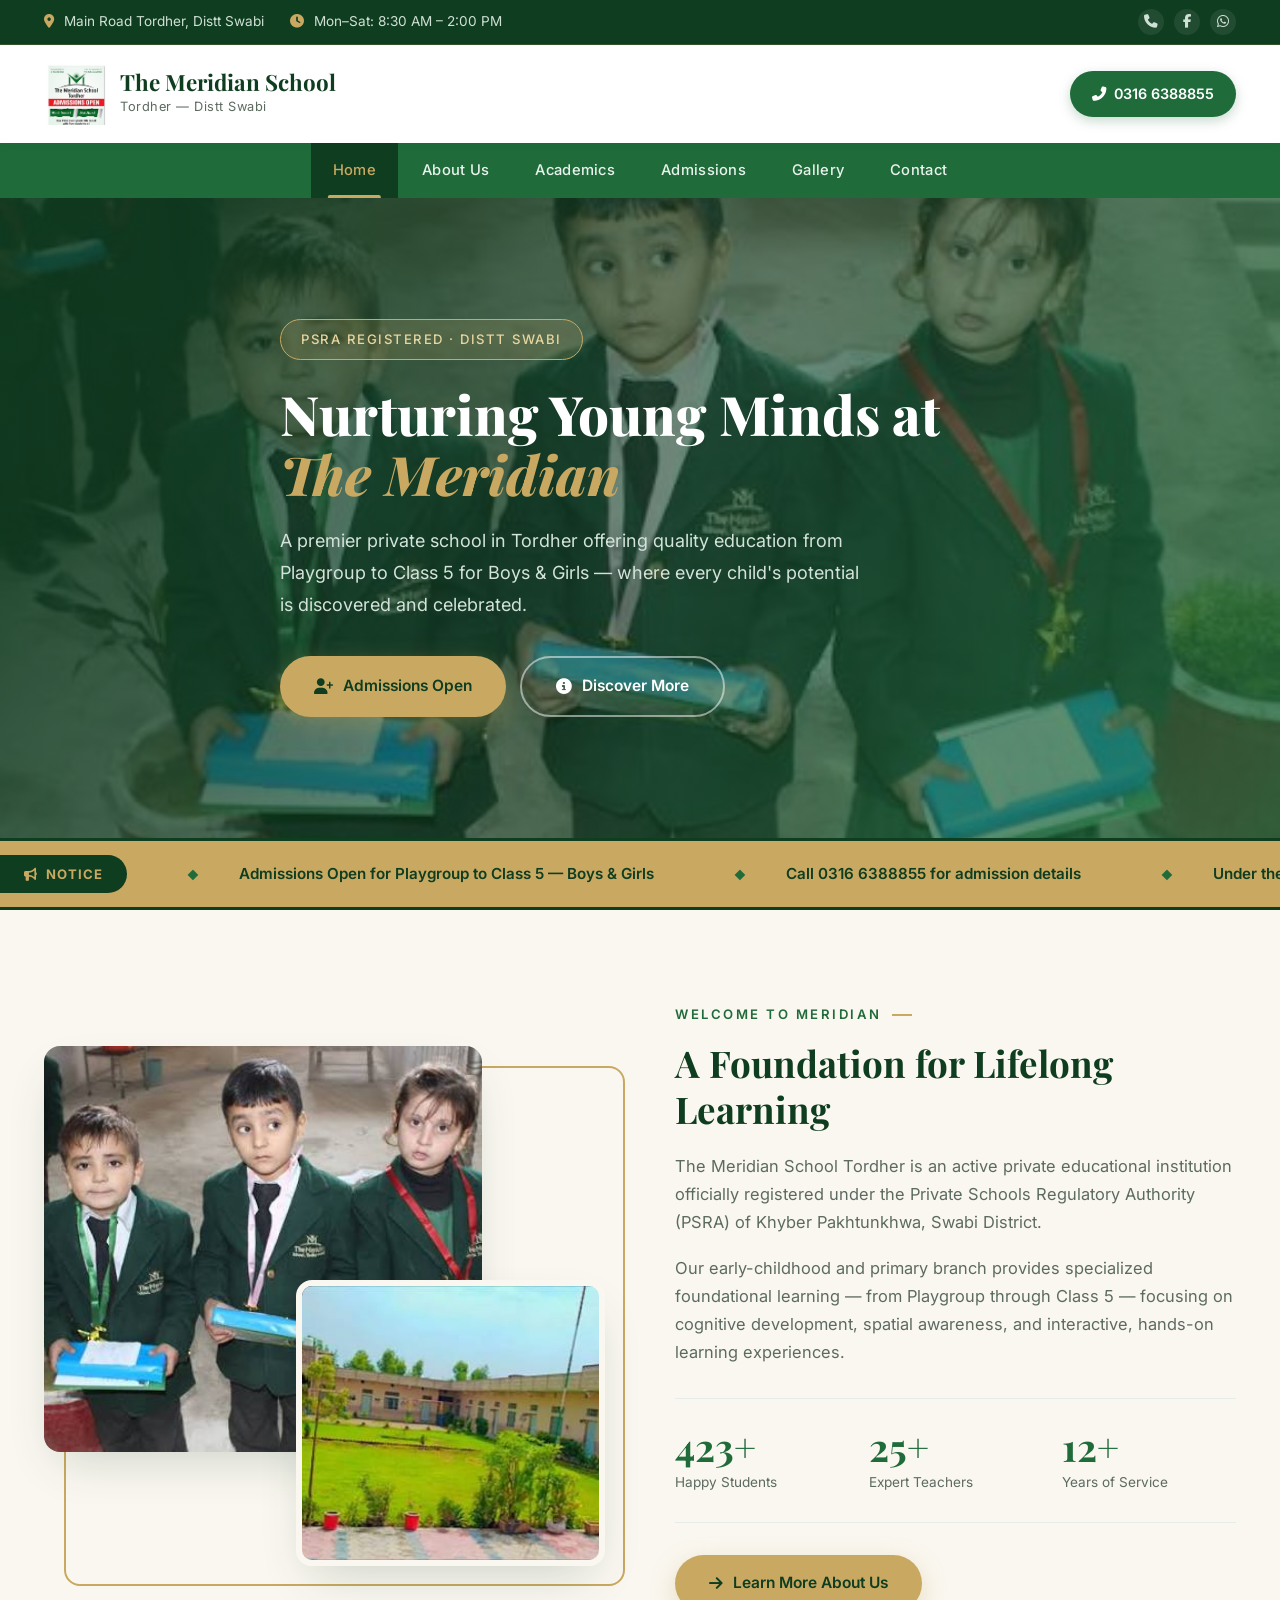
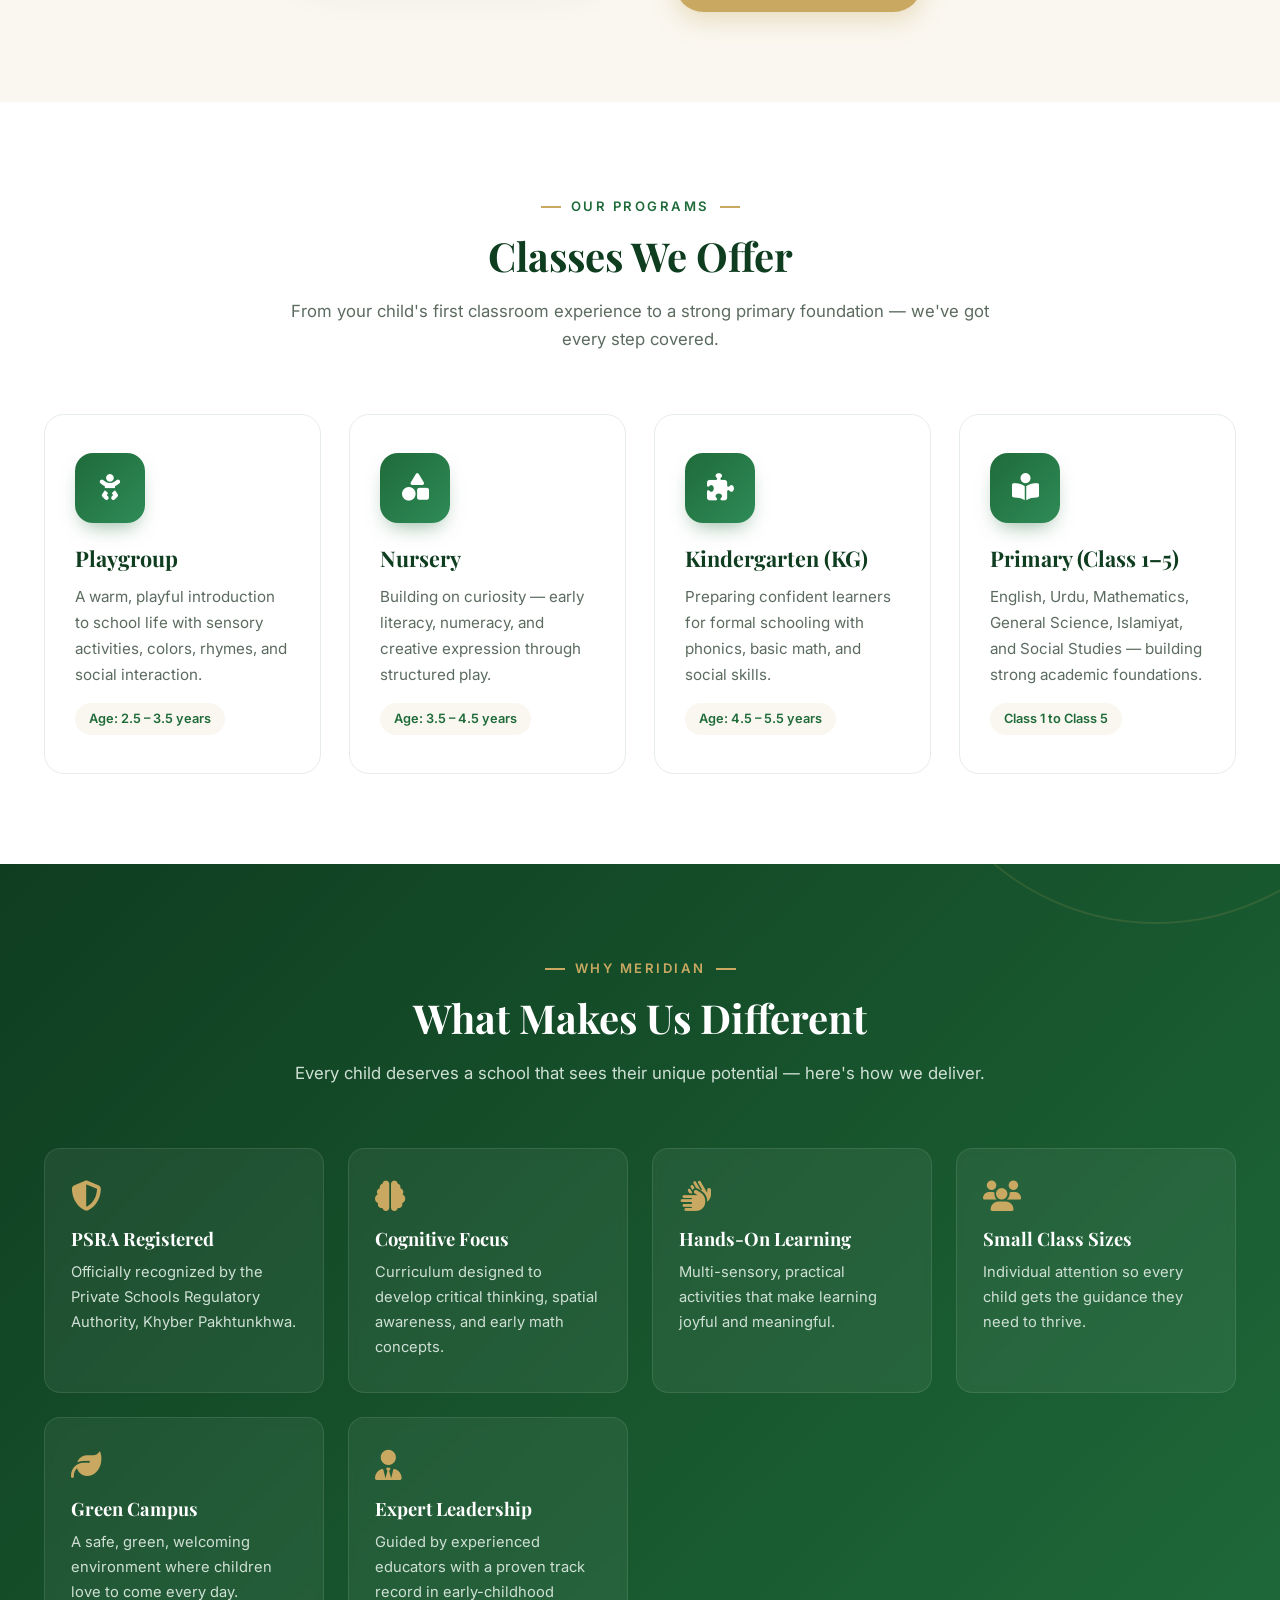
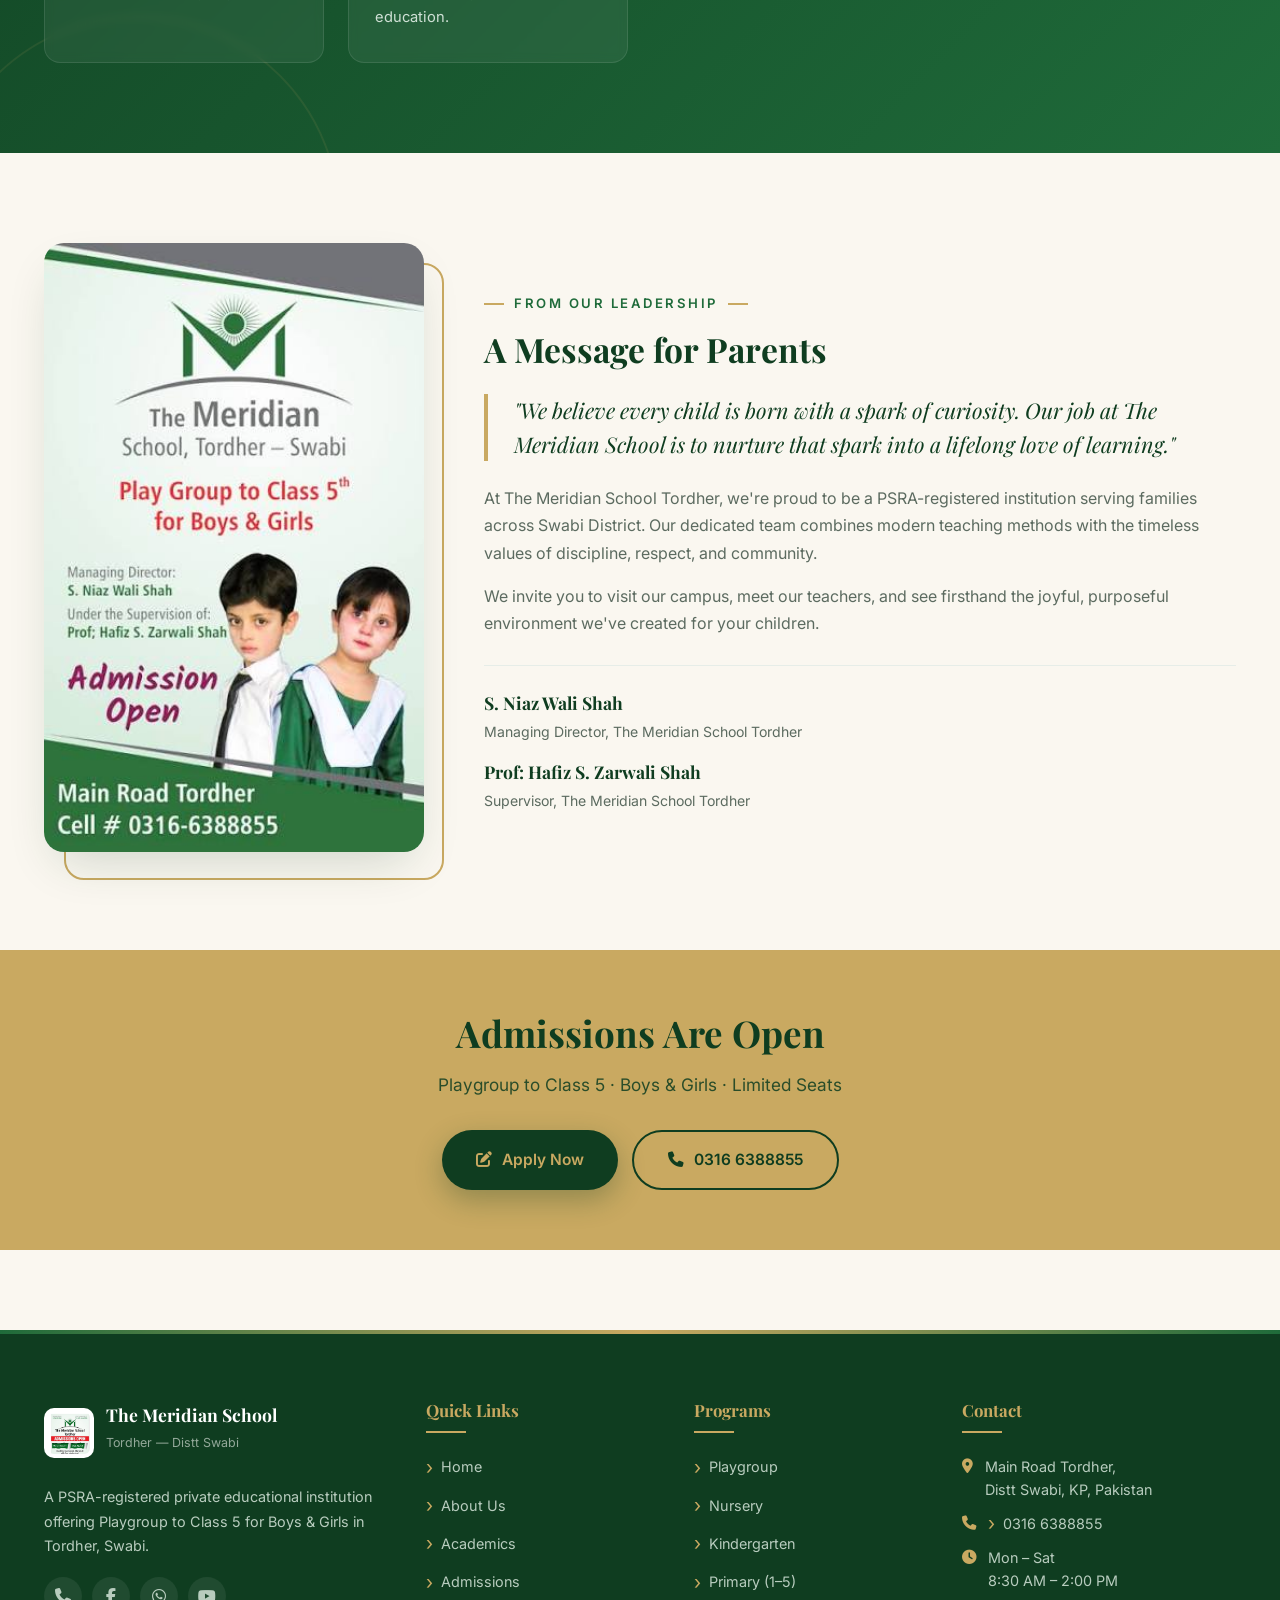
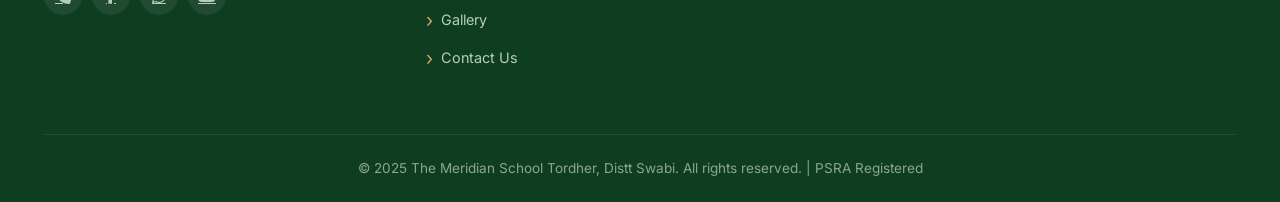
<file: index.html>
<!DOCTYPE html>
<html lang="en">
<head>
<meta charset="UTF-8">
<meta name="viewport" content="width=device-width, initial-scale=1.0">
<title>The Meridian School Tordher — Distt Swabi | Playgroup to Class 5</title>
<meta name="description" content="The Meridian School Tordher, Distt Swabi — A PSRA-registered private school offering Playgroup to Class 5 for Boys & Girls. Admissions Open. Call 0316 6388855.">
<link rel="stylesheet" href="https://cdnjs.cloudflare.com/ajax/libs/font-awesome/6.4.0/css/all.min.css">
<link rel="stylesheet" href="css/style.css">
<link rel="icon" type="image/jpeg" href="images/logo.jpg">
</head>
<body>

<!-- TOP BAR -->
<div class="top-bar">
    <div class="container">
        <div class="top-info">
            <span><i class="fas fa-map-marker-alt"></i> Main Road Tordher, Distt Swabi</span>
            <span><i class="fas fa-clock"></i> Mon–Sat: 8:30 AM – 2:00 PM</span>
        </div>
        <div class="top-social">
            <a href="tel:03166388855" title="Call"><i class="fas fa-phone"></i></a>
            <a href="#" title="Facebook"><i class="fab fa-facebook-f"></i></a>
            <a href="#" title="WhatsApp"><i class="fab fa-whatsapp"></i></a>
        </div>
    </div>
</div>

<!-- HEADER -->
<header class="main-header">
    <div class="container">
        <a href="index.html" class="brand">
            <img src="images/logo.jpg" alt="The Meridian School Logo" class="brand-logo">
            <div class="brand-text">
                <h1>The Meridian School</h1>
                <p>Tordher — Distt Swabi</p>
            </div>
        </a>
        <div class="header-cta">
            <a href="tel:03166388855" class="btn-call">
                <i class="fas fa-phone-alt"></i>
                <span>0316 6388855</span>
            </a>
        </div>
    </div>
</header>

<!-- NAV -->
<nav class="main-nav">
    <div class="container">
        <ul class="nav-list">
            <li><a href="index.html">Home</a></li>
            <li><a href="about.html">About Us</a></li>
            <li><a href="academics.html">Academics</a></li>
            <li><a href="admissions.html">Admissions</a></li>
            <li><a href="gallery.html">Gallery</a></li>
            <li><a href="contact.html">Contact</a></li>
        </ul>
    </div>
</nav>

<!-- HERO -->
<section class="hero">
    <div class="hero-slides">
        <div class="hero-slide active" style="background-image:url('images/hero7.jpg');"></div>
        <div class="hero-slide" style="background-image:url('images/hero3.jpg');"></div>
        <div class="hero-slide" style="background-image:url('images/hero6.jpg');"></div>
        <div class="hero-slide" style="background-image:url('images/hero4.jpg');"></div>
    </div>
    <div class="container">
        <div class="hero-content">
            <span class="hero-badge">PSRA Registered · Distt Swabi</span>
            <h2>Nurturing Young Minds at <span class="highlight">The Meridian</span></h2>
            <p>A premier private school in Tordher offering quality education from Playgroup to Class 5 for Boys &amp; Girls — where every child's potential is discovered and celebrated.</p>
            <div class="hero-buttons">
                <a href="admissions.html" class="btn btn-primary">
                    <i class="fas fa-user-plus"></i> Admissions Open
                </a>
                <a href="about.html" class="btn btn-outline">
                    <i class="fas fa-info-circle"></i> Discover More
                </a>
            </div>
        </div>
    </div>
</section>

<!-- MARQUEE -->
<div class="notice-marquee">
    <div class="marquee-label"><i class="fas fa-bullhorn"></i> Notice</div>
    <div class="marquee-track">
        <span>Admissions Open for Playgroup to Class 5 — Boys &amp; Girls</span>
        <span>Call 0316 6388855 for admission details</span>
        <span>Under the supervision of Prof: Hafiz S. Zarwali Shah</span>
        <span>Managing Director: S. Niaz Wali Shah</span>
        <span>Admissions Open for Playgroup to Class 5 — Boys &amp; Girls</span>
        <span>Call 0316 6388855 for admission details</span>
        <span>Under the supervision of Prof: Hafiz S. Zarwali Shah</span>
        <span>Managing Director: S. Niaz Wali Shah</span>
    </div>
</div>

<!-- WELCOME -->
<section class="section">
    <div class="container">
        <div class="welcome-grid">
            <div class="welcome-images reveal">
                <img src="images/hero7.jpg" alt="School Courtyard" class="img-main">
                <img src="images/hero3.jpg" alt="Students" class="img-accent">
            </div>
            <div class="welcome-text reveal">
                <span class="section-eyebrow">Welcome to Meridian</span>
                <h2>A Foundation for Lifelong Learning</h2>
                <p>The Meridian School Tordher is an active private educational institution officially registered under the Private Schools Regulatory Authority (PSRA) of Khyber Pakhtunkhwa, Swabi District.</p>
                <p>Our early-childhood and primary branch provides specialized foundational learning — from Playgroup through Class 5 — focusing on cognitive development, spatial awareness, and interactive, hands-on learning experiences.</p>
                <div class="welcome-stats">
                    <div class="welcome-stat">
                        <span class="num" data-count="500">500+</span>
                        <span class="label">Happy Students</span>
                    </div>
                    <div class="welcome-stat">
                        <span class="num" data-count="30">30+</span>
                        <span class="label">Expert Teachers</span>
                    </div>
                    <div class="welcome-stat">
                        <span class="num" data-count="15">15+</span>
                        <span class="label">Years of Service</span>
                    </div>
                </div>
                <a href="about.html" class="btn btn-primary">
                    <i class="fas fa-arrow-right"></i> Learn More About Us
                </a>
            </div>
        </div>
    </div>
</section>

<!-- PROGRAMS -->
<section class="section" style="background:#fff;">
    <div class="container">
        <div class="section-head reveal">
            <span class="section-eyebrow">Our Programs</span>
            <h2>Classes We Offer</h2>
            <p>From your child's first classroom experience to a strong primary foundation — we've got every step covered.</p>
        </div>
        <div class="programs-grid">
            <div class="program-card reveal">
                <div class="program-icon"><i class="fas fa-baby"></i></div>
                <h3>Playgroup</h3>
                <p>A warm, playful introduction to school life with sensory activities, colors, rhymes, and social interaction.</p>
                <span class="program-age">Age: 2.5 – 3.5 years</span>
            </div>
            <div class="program-card reveal">
                <div class="program-icon"><i class="fas fa-shapes"></i></div>
                <h3>Nursery</h3>
                <p>Building on curiosity — early literacy, numeracy, and creative expression through structured play.</p>
                <span class="program-age">Age: 3.5 – 4.5 years</span>
            </div>
            <div class="program-card reveal">
                <div class="program-icon"><i class="fas fa-puzzle-piece"></i></div>
                <h3>Kindergarten (KG)</h3>
                <p>Preparing confident learners for formal schooling with phonics, basic math, and social skills.</p>
                <span class="program-age">Age: 4.5 – 5.5 years</span>
            </div>
            <div class="program-card reveal">
                <div class="program-icon"><i class="fas fa-book-reader"></i></div>
                <h3>Primary (Class 1–5)</h3>
                <p>English, Urdu, Mathematics, General Science, Islamiyat, and Social Studies — building strong academic foundations.</p>
                <span class="program-age">Class 1 to Class 5</span>
            </div>
        </div>
    </div>
</section>

<!-- WHY US -->
<section class="section why-section">
    <div class="container">
        <div class="section-head reveal">
            <span class="section-eyebrow">Why Meridian</span>
            <h2>What Makes Us Different</h2>
            <p>Every child deserves a school that sees their unique potential — here's how we deliver.</p>
        </div>
        <div class="why-grid">
            <div class="why-item reveal">
                <i class="fas fa-shield-alt"></i>
                <h4>PSRA Registered</h4>
                <p>Officially recognized by the Private Schools Regulatory Authority, Khyber Pakhtunkhwa.</p>
            </div>
            <div class="why-item reveal">
                <i class="fas fa-brain"></i>
                <h4>Cognitive Focus</h4>
                <p>Curriculum designed to develop critical thinking, spatial awareness, and early math concepts.</p>
            </div>
            <div class="why-item reveal">
                <i class="fas fa-hands"></i>
                <h4>Hands-On Learning</h4>
                <p>Multi-sensory, practical activities that make learning joyful and meaningful.</p>
            </div>
            <div class="why-item reveal">
                <i class="fas fa-users"></i>
                <h4>Small Class Sizes</h4>
                <p>Individual attention so every child gets the guidance they need to thrive.</p>
            </div>
            <div class="why-item reveal">
                <i class="fas fa-leaf"></i>
                <h4>Green Campus</h4>
                <p>A safe, green, welcoming environment where children love to come every day.</p>
            </div>
            <div class="why-item reveal">
                <i class="fas fa-user-tie"></i>
                <h4>Expert Leadership</h4>
                <p>Guided by experienced educators with a proven track record in early-childhood education.</p>
            </div>
        </div>
    </div>
</section>

<!-- MESSAGE -->
<section class="section">
    <div class="container">
        <div class="message-grid">
            <div class="message-photo reveal">
                <img src="images/hero8.jpg" alt="Meridian School Leadership">
            </div>
            <div class="message-text reveal">
                <span class="section-eyebrow">From Our Leadership</span>
                <h2 style="font-size:2.1rem; margin-bottom:24px;">A Message for Parents</h2>
                <blockquote>
                    "We believe every child is born with a spark of curiosity. Our job at The Meridian School is to nurture that spark into a lifelong love of learning."
                </blockquote>
                <p>At The Meridian School Tordher, we're proud to be a PSRA-registered institution serving families across Swabi District. Our dedicated team combines modern teaching methods with the timeless values of discipline, respect, and community.</p>
                <p>We invite you to visit our campus, meet our teachers, and see firsthand the joyful, purposeful environment we've created for your children.</p>
                <div class="message-sign">
                    <strong>S. Niaz Wali Shah</strong>
                    <span>Managing Director, The Meridian School Tordher</span>
                    <br>
                    <strong style="margin-top:12px;">Prof: Hafiz S. Zarwali Shah</strong>
                    <span>Supervisor, The Meridian School Tordher</span>
                </div>
            </div>
        </div>
    </div>
</section>

<!-- CTA -->
<section class="cta-banner">
    <div class="container">
        <h2>Admissions Are Open</h2>
        <p>Playgroup to Class 5 · Boys &amp; Girls · Limited Seats</p>
        <div style="display:flex; gap:14px; justify-content:center; flex-wrap:wrap;">
            <a href="admissions.html" class="btn btn-primary">
                <i class="fas fa-edit"></i> Apply Now
            </a>
            <a href="tel:03166388855" class="btn btn-outline">
                <i class="fas fa-phone"></i> 0316 6388855
            </a>
        </div>
    </div>
</section>

<!-- FOOTER -->
<footer>
    <div class="container">
        <div class="footer-grid">
            <div class="footer-col">
                <div class="footer-brand">
                    <img src="images/logo.jpg" alt="Meridian Logo">
                    <div>
                        <h5>The Meridian School</h5>
                        <p>Tordher — Distt Swabi</p>
                    </div>
                </div>
                <p>A PSRA-registered private educational institution offering Playgroup to Class 5 for Boys &amp; Girls in Tordher, Swabi.</p>
                <div class="footer-social">
                    <a href="tel:03166388855" title="Call"><i class="fas fa-phone"></i></a>
                    <a href="#" title="Facebook"><i class="fab fa-facebook-f"></i></a>
                    <a href="#" title="WhatsApp"><i class="fab fa-whatsapp"></i></a>
                    <a href="#" title="YouTube"><i class="fab fa-youtube"></i></a>
                </div>
            </div>
            <div class="footer-col">
                <h4>Quick Links</h4>
                <ul>
                    <li><a href="index.html">Home</a></li>
                    <li><a href="about.html">About Us</a></li>
                    <li><a href="academics.html">Academics</a></li>
                    <li><a href="admissions.html">Admissions</a></li>
                    <li><a href="gallery.html">Gallery</a></li>
                    <li><a href="contact.html">Contact Us</a></li>
                </ul>
            </div>
            <div class="footer-col">
                <h4>Programs</h4>
                <ul>
                    <li><a href="academics.html">Playgroup</a></li>
                    <li><a href="academics.html">Nursery</a></li>
                    <li><a href="academics.html">Kindergarten</a></li>
                    <li><a href="academics.html">Primary (1–5)</a></li>
                </ul>
            </div>
            <div class="footer-col">
                <h4>Contact</h4>
                <ul class="footer-contact">
                    <li>
                        <i class="fas fa-map-marker-alt"></i>
                        <span>Main Road Tordher,<br>Distt Swabi, KP, Pakistan</span>
                    </li>
                    <li>
                        <i class="fas fa-phone"></i>
                        <a href="tel:03166388855" style="color:#b8ccbe;">0316 6388855</a>
                    </li>
                    <li>
                        <i class="fas fa-clock"></i>
                        <span>Mon – Sat<br>8:30 AM – 2:00 PM</span>
                    </li>
                </ul>
            </div>
        </div>
        <div class="footer-bottom">
            &copy; 2025 The Meridian School Tordher, Distt Swabi. All rights reserved. | PSRA Registered
        </div>
    </div>
</footer>

<script src="js/main.js"></script>
</body>
</html>
</file>
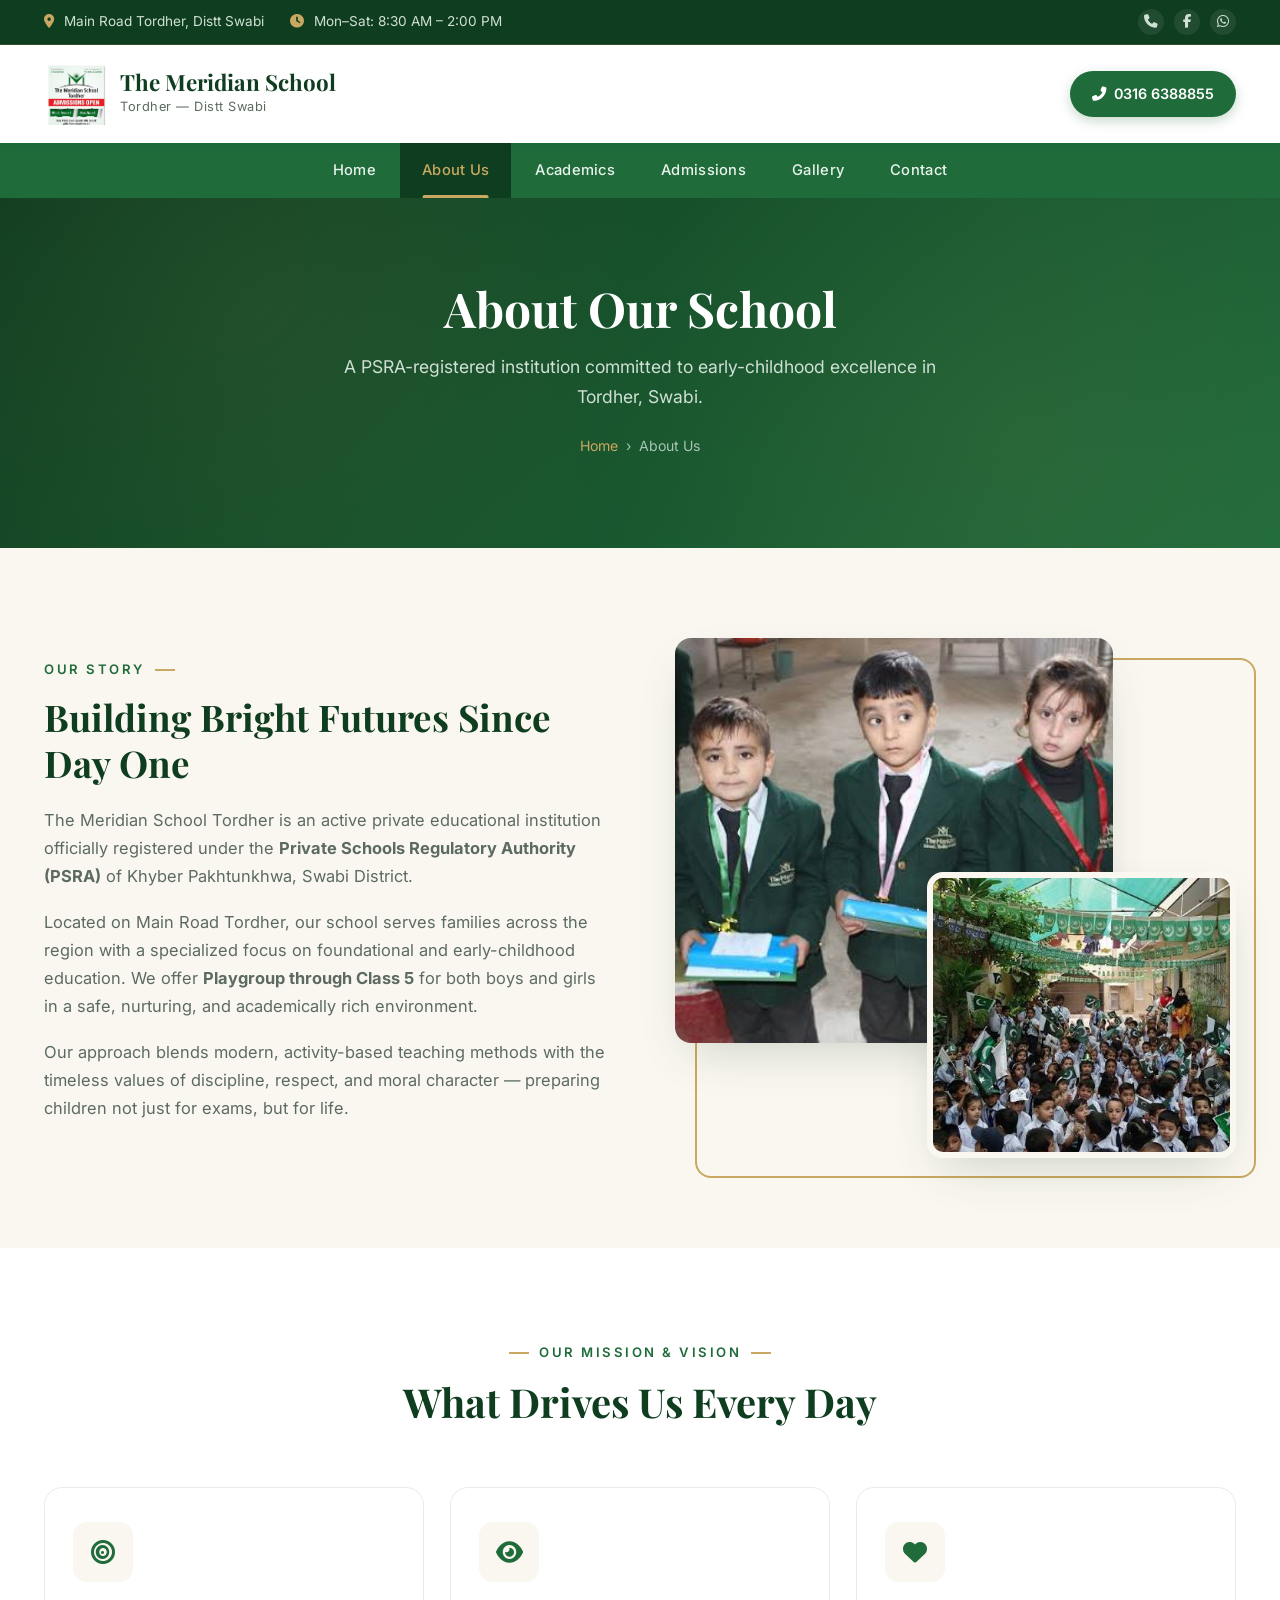
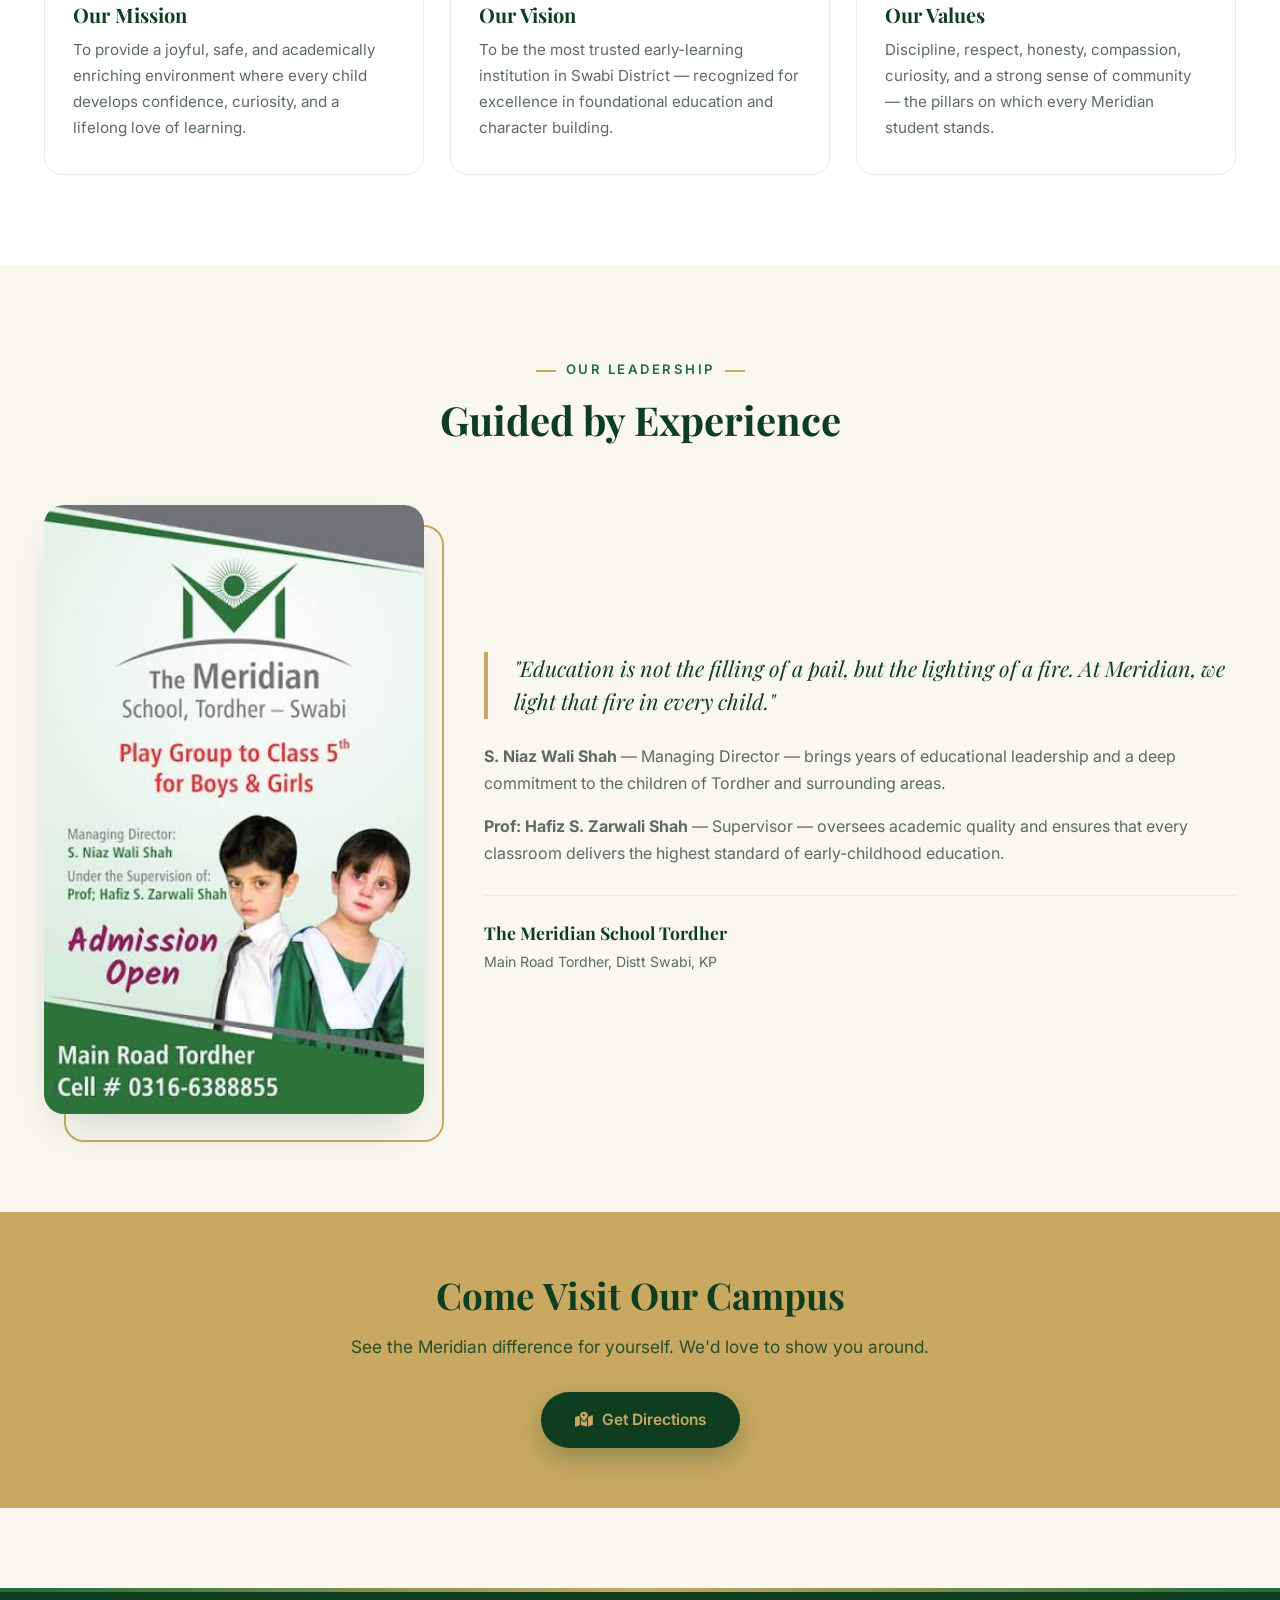
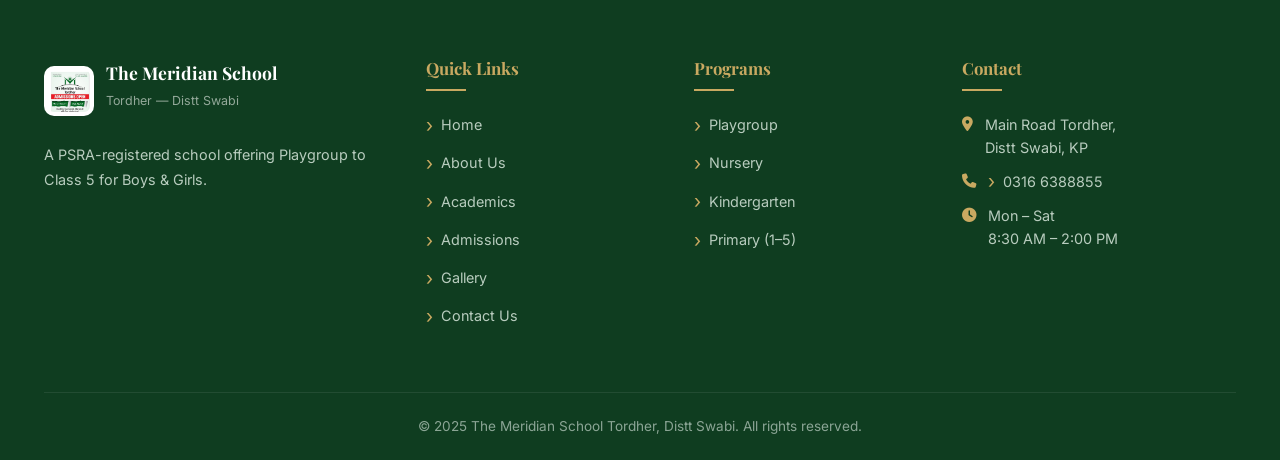
<file: about.html>
<!DOCTYPE html>
<html lang="en">
<head>
<meta charset="UTF-8">
<meta name="viewport" content="width=device-width, initial-scale=1.0">
<title>About Us — The Meridian School Tordher</title>
<link rel="stylesheet" href="https://cdnjs.cloudflare.com/ajax/libs/font-awesome/6.4.0/css/all.min.css">
<link rel="stylesheet" href="css/style.css">
<link rel="icon" type="image/jpeg" href="images/logo.jpg">
</head>
<body>

<div class="top-bar">
    <div class="container">
        <div class="top-info">
            <span><i class="fas fa-map-marker-alt"></i> Main Road Tordher, Distt Swabi</span>
            <span><i class="fas fa-clock"></i> Mon–Sat: 8:30 AM – 2:00 PM</span>
        </div>
        <div class="top-social">
            <a href="tel:03166388855"><i class="fas fa-phone"></i></a>
            <a href="#"><i class="fab fa-facebook-f"></i></a>
            <a href="#"><i class="fab fa-whatsapp"></i></a>
        </div>
    </div>
</div>

<header class="main-header">
    <div class="container">
        <a href="index.html" class="brand">
            <img src="images/logo.jpg" alt="Logo" class="brand-logo">
            <div class="brand-text">
                <h1>The Meridian School</h1>
                <p>Tordher — Distt Swabi</p>
            </div>
        </a>
        <div class="header-cta">
            <a href="tel:03166388855" class="btn-call"><i class="fas fa-phone-alt"></i> <span>0316 6388855</span></a>
        </div>
    </div>
</header>

<nav class="main-nav">
    <div class="container">
        <ul class="nav-list">
            <li><a href="index.html">Home</a></li>
            <li><a href="about.html">About Us</a></li>
            <li><a href="academics.html">Academics</a></li>
            <li><a href="admissions.html">Admissions</a></li>
            <li><a href="gallery.html">Gallery</a></li>
            <li><a href="contact.html">Contact</a></li>
        </ul>
    </div>
</nav>

<section class="page-hero">
    <div class="container">
        <h1>About Our School</h1>
        <p>A PSRA-registered institution committed to early-childhood excellence in Tordher, Swabi.</p>
        <div class="breadcrumb"><a href="index.html">Home</a> &nbsp;›&nbsp; About Us</div>
    </div>
</section>

<section class="section">
    <div class="container">
        <div class="welcome-grid">
            <div class="welcome-text reveal">
                <span class="section-eyebrow">Our Story</span>
                <h2>Building Bright Futures Since Day One</h2>
                <p>The Meridian School Tordher is an active private educational institution officially registered under the <strong>Private Schools Regulatory Authority (PSRA)</strong> of Khyber Pakhtunkhwa, Swabi District.</p>
                <p>Located on Main Road Tordher, our school serves families across the region with a specialized focus on foundational and early-childhood education. We offer <strong>Playgroup through Class 5</strong> for both boys and girls in a safe, nurturing, and academically rich environment.</p>
                <p>Our approach blends modern, activity-based teaching methods with the timeless values of discipline, respect, and moral character — preparing children not just for exams, but for life.</p>
            </div>
            <div class="welcome-images reveal">
                <img src="images/hero7.jpg" alt="Campus" class="img-main">
                <img src="images/hero4.jpg" alt="Students" class="img-accent">
            </div>
        </div>
    </div>
</section>

<section class="section" style="background:#fff;">
    <div class="container">
        <div class="section-head reveal">
            <span class="section-eyebrow">Our Mission &amp; Vision</span>
            <h2>What Drives Us Every Day</h2>
        </div>
        <div class="cards-grid">
            <div class="card reveal">
                <div class="card-icon"><i class="fas fa-bullseye"></i></div>
                <h3>Our Mission</h3>
                <p>To provide a joyful, safe, and academically enriching environment where every child develops confidence, curiosity, and a lifelong love of learning.</p>
            </div>
            <div class="card reveal">
                <div class="card-icon"><i class="fas fa-eye"></i></div>
                <h3>Our Vision</h3>
                <p>To be the most trusted early-learning institution in Swabi District — recognized for excellence in foundational education and character building.</p>
            </div>
            <div class="card reveal">
                <div class="card-icon"><i class="fas fa-heart"></i></div>
                <h3>Our Values</h3>
                <p>Discipline, respect, honesty, compassion, curiosity, and a strong sense of community — the pillars on which every Meridian student stands.</p>
            </div>
        </div>
    </div>
</section>

<section class="section">
    <div class="container">
        <div class="section-head reveal">
            <span class="section-eyebrow">Our Leadership</span>
            <h2>Guided by Experience</h2>
        </div>
        <div class="message-grid">
            <div class="message-photo reveal">
                <img src="images/hero8.jpg" alt="Leadership">
            </div>
            <div class="message-text reveal">
                <blockquote>"Education is not the filling of a pail, but the lighting of a fire. At Meridian, we light that fire in every child."</blockquote>
                <p><strong>S. Niaz Wali Shah</strong> — Managing Director — brings years of educational leadership and a deep commitment to the children of Tordher and surrounding areas.</p>
                <p><strong>Prof: Hafiz S. Zarwali Shah</strong> — Supervisor — oversees academic quality and ensures that every classroom delivers the highest standard of early-childhood education.</p>
                <div class="message-sign">
                    <strong>The Meridian School Tordher</strong>
                    <span>Main Road Tordher, Distt Swabi, KP</span>
                </div>
            </div>
        </div>
    </div>
</section>

<section class="cta-banner">
    <div class="container">
        <h2>Come Visit Our Campus</h2>
        <p>See the Meridian difference for yourself. We'd love to show you around.</p>
        <a href="contact.html" class="btn btn-primary"><i class="fas fa-map-marked-alt"></i> Get Directions</a>
    </div>
</section>

<footer>
    <div class="container">
        <div class="footer-grid">
            <div class="footer-col">
                <div class="footer-brand">
                    <img src="images/logo.jpg" alt="Logo">
                    <div><h5>The Meridian School</h5><p>Tordher — Distt Swabi</p></div>
                </div>
                <p>A PSRA-registered school offering Playgroup to Class 5 for Boys &amp; Girls.</p>
            </div>
            <div class="footer-col">
                <h4>Quick Links</h4>
                <ul>
                    <li><a href="index.html">Home</a></li>
                    <li><a href="about.html">About Us</a></li>
                    <li><a href="academics.html">Academics</a></li>
                    <li><a href="admissions.html">Admissions</a></li>
                    <li><a href="gallery.html">Gallery</a></li>
                    <li><a href="contact.html">Contact Us</a></li>
                </ul>
            </div>
            <div class="footer-col">
                <h4>Programs</h4>
                <ul>
                    <li><a href="academics.html">Playgroup</a></li>
                    <li><a href="academics.html">Nursery</a></li>
                    <li><a href="academics.html">Kindergarten</a></li>
                    <li><a href="academics.html">Primary (1–5)</a></li>
                </ul>
            </div>
            <div class="footer-col">
                <h4>Contact</h4>
                <ul class="footer-contact">
                    <li><i class="fas fa-map-marker-alt"></i><span>Main Road Tordher,<br>Distt Swabi, KP</span></li>
                    <li><i class="fas fa-phone"></i><a href="tel:03166388855" style="color:#b8ccbe;">0316 6388855</a></li>
                    <li><i class="fas fa-clock"></i><span>Mon – Sat<br>8:30 AM – 2:00 PM</span></li>
                </ul>
            </div>
        </div>
        <div class="footer-bottom">&copy; 2025 The Meridian School Tordher, Distt Swabi. All rights reserved.</div>
    </div>
</footer>

<script src="js/main.js"></script>
</body>
</html>
</file>
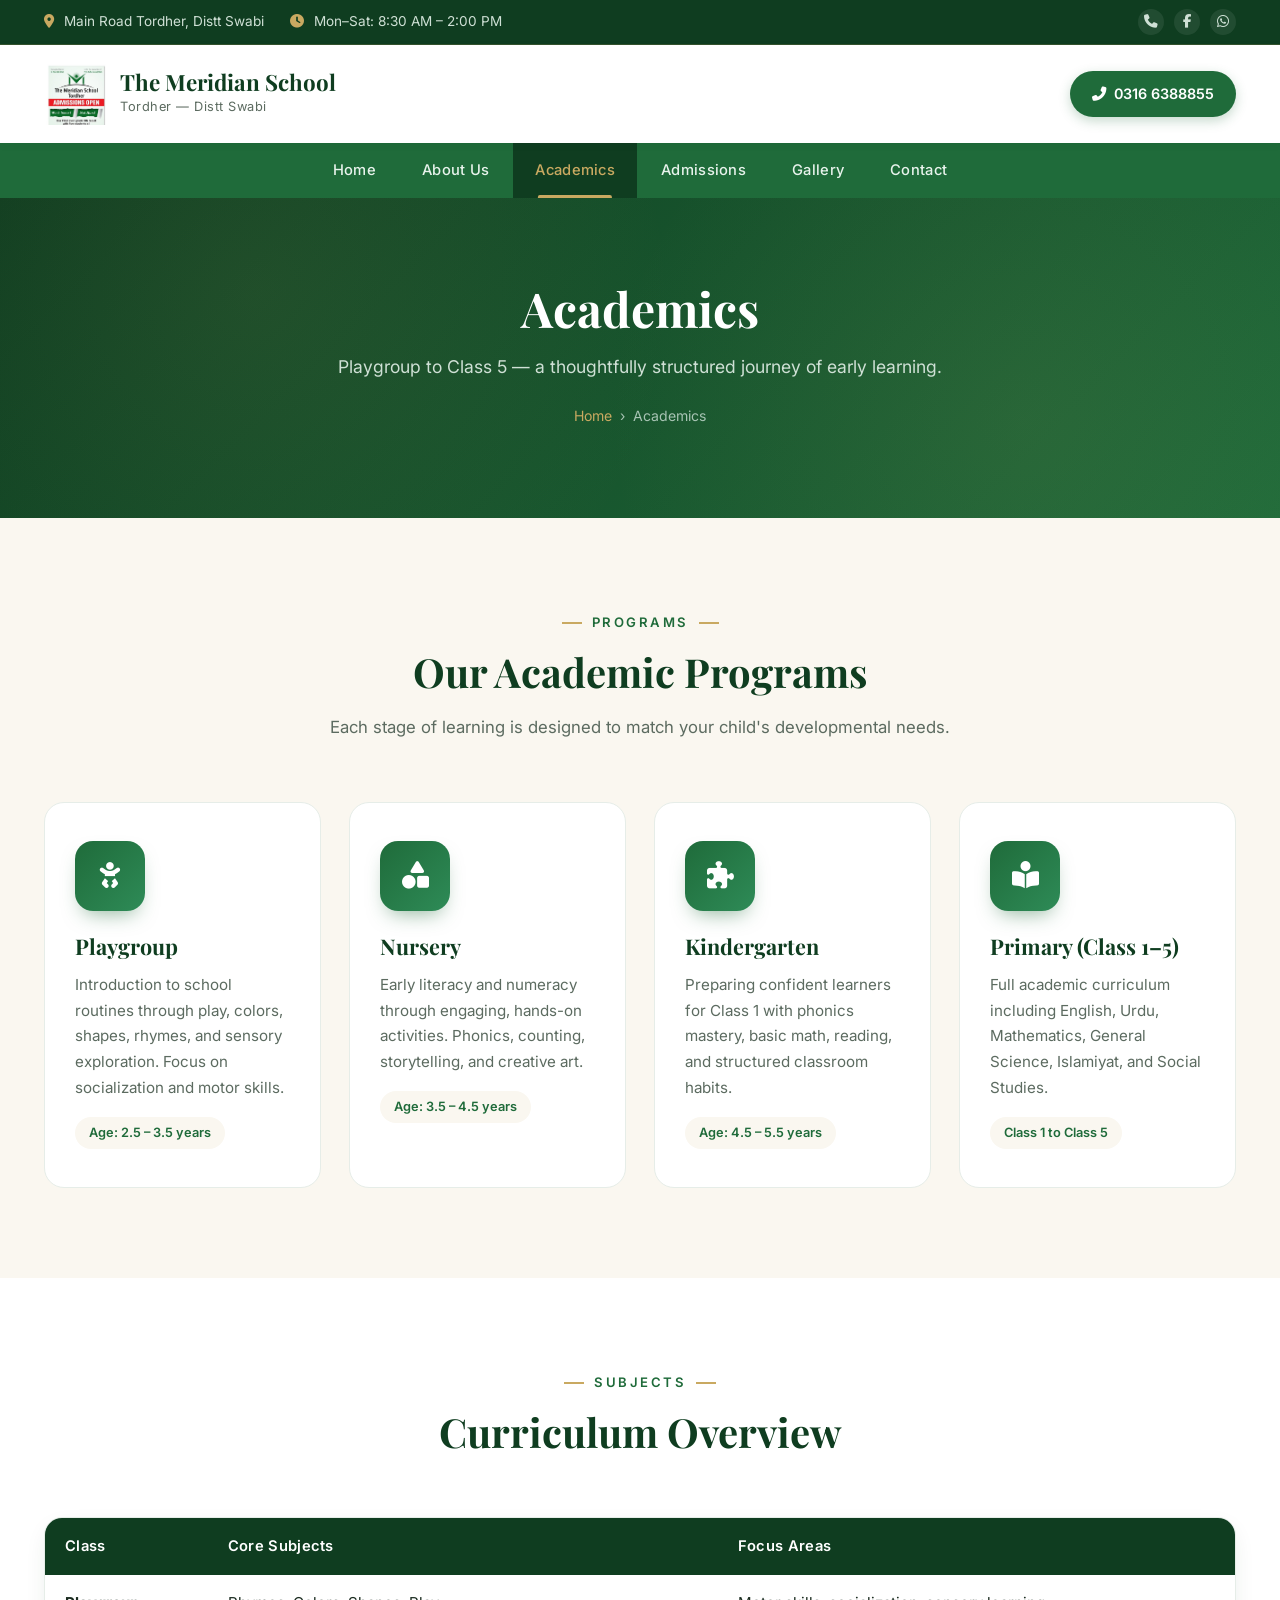
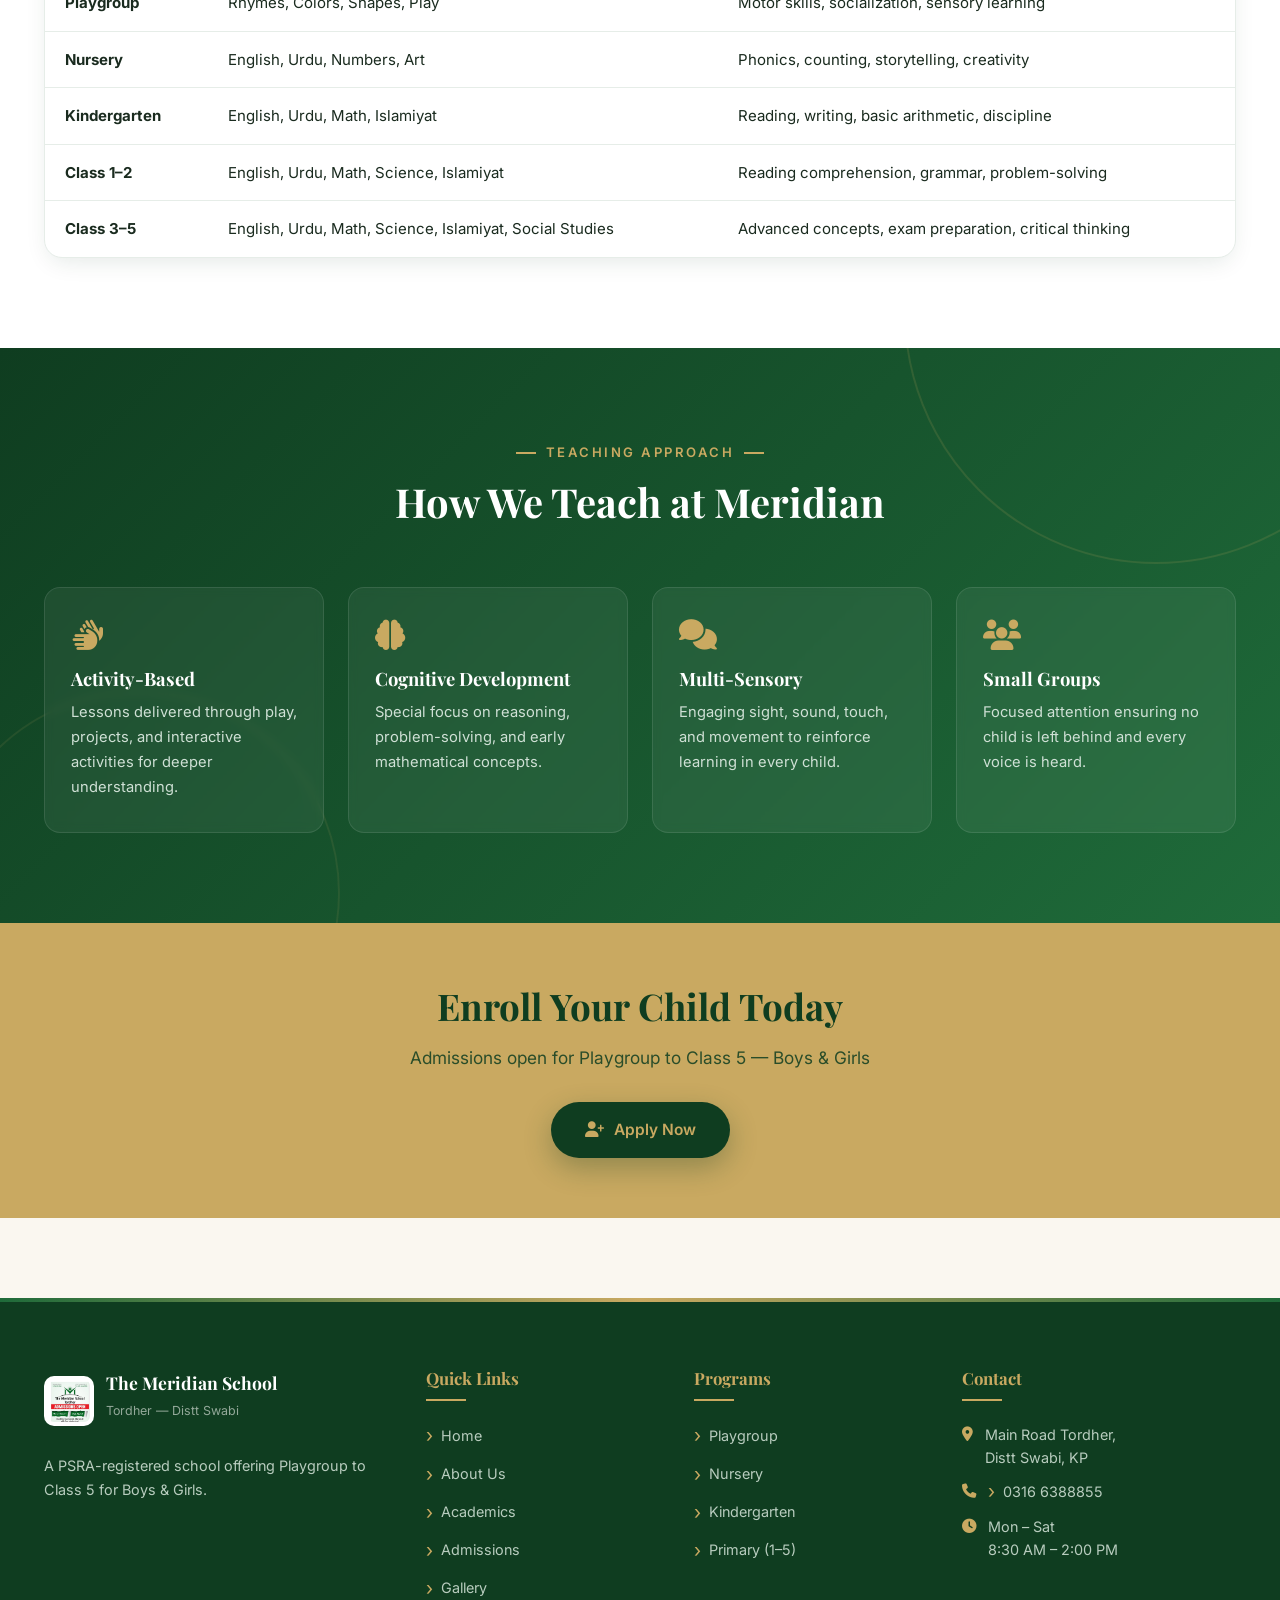
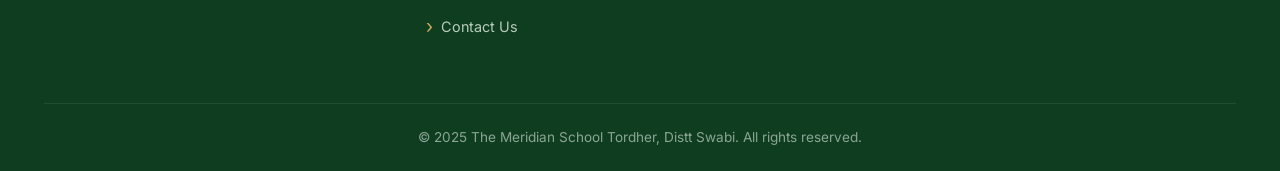
<file: academics.html>
<!DOCTYPE html>
<html lang="en">
<head>
<meta charset="UTF-8">
<meta name="viewport" content="width=device-width, initial-scale=1.0">
<title>Academics — The Meridian School Tordher</title>
<link rel="stylesheet" href="https://cdnjs.cloudflare.com/ajax/libs/font-awesome/6.4.0/css/all.min.css">
<link rel="stylesheet" href="css/style.css">
<link rel="icon" type="image/jpeg" href="images/logo.jpg">
</head>
<body>

<div class="top-bar">
    <div class="container">
        <div class="top-info">
            <span><i class="fas fa-map-marker-alt"></i> Main Road Tordher, Distt Swabi</span>
            <span><i class="fas fa-clock"></i> Mon–Sat: 8:30 AM – 2:00 PM</span>
        </div>
        <div class="top-social">
            <a href="tel:03166388855"><i class="fas fa-phone"></i></a>
            <a href="#"><i class="fab fa-facebook-f"></i></a>
            <a href="#"><i class="fab fa-whatsapp"></i></a>
        </div>
    </div>
</div>

<header class="main-header">
    <div class="container">
        <a href="index.html" class="brand">
            <img src="images/logo.jpg" alt="Logo" class="brand-logo">
            <div class="brand-text"><h1>The Meridian School</h1><p>Tordher — Distt Swabi</p></div>
        </a>
        <div class="header-cta">
            <a href="tel:03166388855" class="btn-call"><i class="fas fa-phone-alt"></i> <span>0316 6388855</span></a>
        </div>
    </div>
</header>

<nav class="main-nav">
    <div class="container">
        <ul class="nav-list">
            <li><a href="index.html">Home</a></li>
            <li><a href="about.html">About Us</a></li>
            <li><a href="academics.html">Academics</a></li>
            <li><a href="admissions.html">Admissions</a></li>
            <li><a href="gallery.html">Gallery</a></li>
            <li><a href="contact.html">Contact</a></li>
        </ul>
    </div>
</nav>

<section class="page-hero">
    <div class="container">
        <h1>Academics</h1>
        <p>Playgroup to Class 5 — a thoughtfully structured journey of early learning.</p>
        <div class="breadcrumb"><a href="index.html">Home</a> &nbsp;›&nbsp; Academics</div>
    </div>
</section>

<section class="section">
    <div class="container">
        <div class="section-head reveal">
            <span class="section-eyebrow">Programs</span>
            <h2>Our Academic Programs</h2>
            <p>Each stage of learning is designed to match your child's developmental needs.</p>
        </div>
        <div class="programs-grid">
            <div class="program-card reveal">
                <div class="program-icon"><i class="fas fa-baby"></i></div>
                <h3>Playgroup</h3>
                <p>Introduction to school routines through play, colors, shapes, rhymes, and sensory exploration. Focus on socialization and motor skills.</p>
                <span class="program-age">Age: 2.5 – 3.5 years</span>
            </div>
            <div class="program-card reveal">
                <div class="program-icon"><i class="fas fa-shapes"></i></div>
                <h3>Nursery</h3>
                <p>Early literacy and numeracy through engaging, hands-on activities. Phonics, counting, storytelling, and creative art.</p>
                <span class="program-age">Age: 3.5 – 4.5 years</span>
            </div>
            <div class="program-card reveal">
                <div class="program-icon"><i class="fas fa-puzzle-piece"></i></div>
                <h3>Kindergarten</h3>
                <p>Preparing confident learners for Class 1 with phonics mastery, basic math, reading, and structured classroom habits.</p>
                <span class="program-age">Age: 4.5 – 5.5 years</span>
            </div>
            <div class="program-card reveal">
                <div class="program-icon"><i class="fas fa-book-reader"></i></div>
                <h3>Primary (Class 1–5)</h3>
                <p>Full academic curriculum including English, Urdu, Mathematics, General Science, Islamiyat, and Social Studies.</p>
                <span class="program-age">Class 1 to Class 5</span>
            </div>
        </div>
    </div>
</section>

<section class="section" style="background:#fff;">
    <div class="container">
        <div class="section-head reveal">
            <span class="section-eyebrow">Subjects</span>
            <h2>Curriculum Overview</h2>
        </div>
        <div class="table-wrap reveal">
            <table>
                <thead>
                    <tr>
                        <th>Class</th>
                        <th>Core Subjects</th>
                        <th>Focus Areas</th>
                    </tr>
                </thead>
                <tbody>
                    <tr>
                        <td><strong>Playgroup</strong></td>
                        <td>Rhymes, Colors, Shapes, Play</td>
                        <td>Motor skills, socialization, sensory learning</td>
                    </tr>
                    <tr>
                        <td><strong>Nursery</strong></td>
                        <td>English, Urdu, Numbers, Art</td>
                        <td>Phonics, counting, storytelling, creativity</td>
                    </tr>
                    <tr>
                        <td><strong>Kindergarten</strong></td>
                        <td>English, Urdu, Math, Islamiyat</td>
                        <td>Reading, writing, basic arithmetic, discipline</td>
                    </tr>
                    <tr>
                        <td><strong>Class 1–2</strong></td>
                        <td>English, Urdu, Math, Science, Islamiyat</td>
                        <td>Reading comprehension, grammar, problem-solving</td>
                    </tr>
                    <tr>
                        <td><strong>Class 3–5</strong></td>
                        <td>English, Urdu, Math, Science, Islamiyat, Social Studies</td>
                        <td>Advanced concepts, exam preparation, critical thinking</td>
                    </tr>
                </tbody>
            </table>
        </div>
    </div>
</section>

<section class="section why-section">
    <div class="container">
        <div class="section-head reveal">
            <span class="section-eyebrow">Teaching Approach</span>
            <h2>How We Teach at Meridian</h2>
        </div>
        <div class="why-grid">
            <div class="why-item reveal">
                <i class="fas fa-hands"></i>
                <h4>Activity-Based</h4>
                <p>Lessons delivered through play, projects, and interactive activities for deeper understanding.</p>
            </div>
            <div class="why-item reveal">
                <i class="fas fa-brain"></i>
                <h4>Cognitive Development</h4>
                <p>Special focus on reasoning, problem-solving, and early mathematical concepts.</p>
            </div>
            <div class="why-item reveal">
                <i class="fas fa-comments"></i>
                <h4>Multi-Sensory</h4>
                <p>Engaging sight, sound, touch, and movement to reinforce learning in every child.</p>
            </div>
            <div class="why-item reveal">
                <i class="fas fa-users"></i>
                <h4>Small Groups</h4>
                <p>Focused attention ensuring no child is left behind and every voice is heard.</p>
            </div>
        </div>
    </div>
</section>

<section class="cta-banner">
    <div class="container">
        <h2>Enroll Your Child Today</h2>
        <p>Admissions open for Playgroup to Class 5 — Boys &amp; Girls</p>
        <a href="admissions.html" class="btn btn-primary"><i class="fas fa-user-plus"></i> Apply Now</a>
    </div>
</section>

<footer>
    <div class="container">
        <div class="footer-grid">
            <div class="footer-col">
                <div class="footer-brand">
                    <img src="images/logo.jpg" alt="Logo">
                    <div><h5>The Meridian School</h5><p>Tordher — Distt Swabi</p></div>
                </div>
                <p>A PSRA-registered school offering Playgroup to Class 5 for Boys &amp; Girls.</p>
            </div>
            <div class="footer-col">
                <h4>Quick Links</h4>
                <ul>
                    <li><a href="index.html">Home</a></li>
                    <li><a href="about.html">About Us</a></li>
                    <li><a href="academics.html">Academics</a></li>
                    <li><a href="admissions.html">Admissions</a></li>
                    <li><a href="gallery.html">Gallery</a></li>
                    <li><a href="contact.html">Contact Us</a></li>
                </ul>
            </div>
            <div class="footer-col">
                <h4>Programs</h4>
                <ul>
                    <li><a href="academics.html">Playgroup</a></li>
                    <li><a href="academics.html">Nursery</a></li>
                    <li><a href="academics.html">Kindergarten</a></li>
                    <li><a href="academics.html">Primary (1–5)</a></li>
                </ul>
            </div>
            <div class="footer-col">
                <h4>Contact</h4>
                <ul class="footer-contact">
                    <li><i class="fas fa-map-marker-alt"></i><span>Main Road Tordher,<br>Distt Swabi, KP</span></li>
                    <li><i class="fas fa-phone"></i><a href="tel:03166388855" style="color:#b8ccbe;">0316 6388855</a></li>
                    <li><i class="fas fa-clock"></i><span>Mon – Sat<br>8:30 AM – 2:00 PM</span></li>
                </ul>
            </div>
        </div>
        <div class="footer-bottom">&copy; 2025 The Meridian School Tordher, Distt Swabi. All rights reserved.</div>
    </div>
</footer>

<script src="js/main.js"></script>
</body>
</html>
</file>
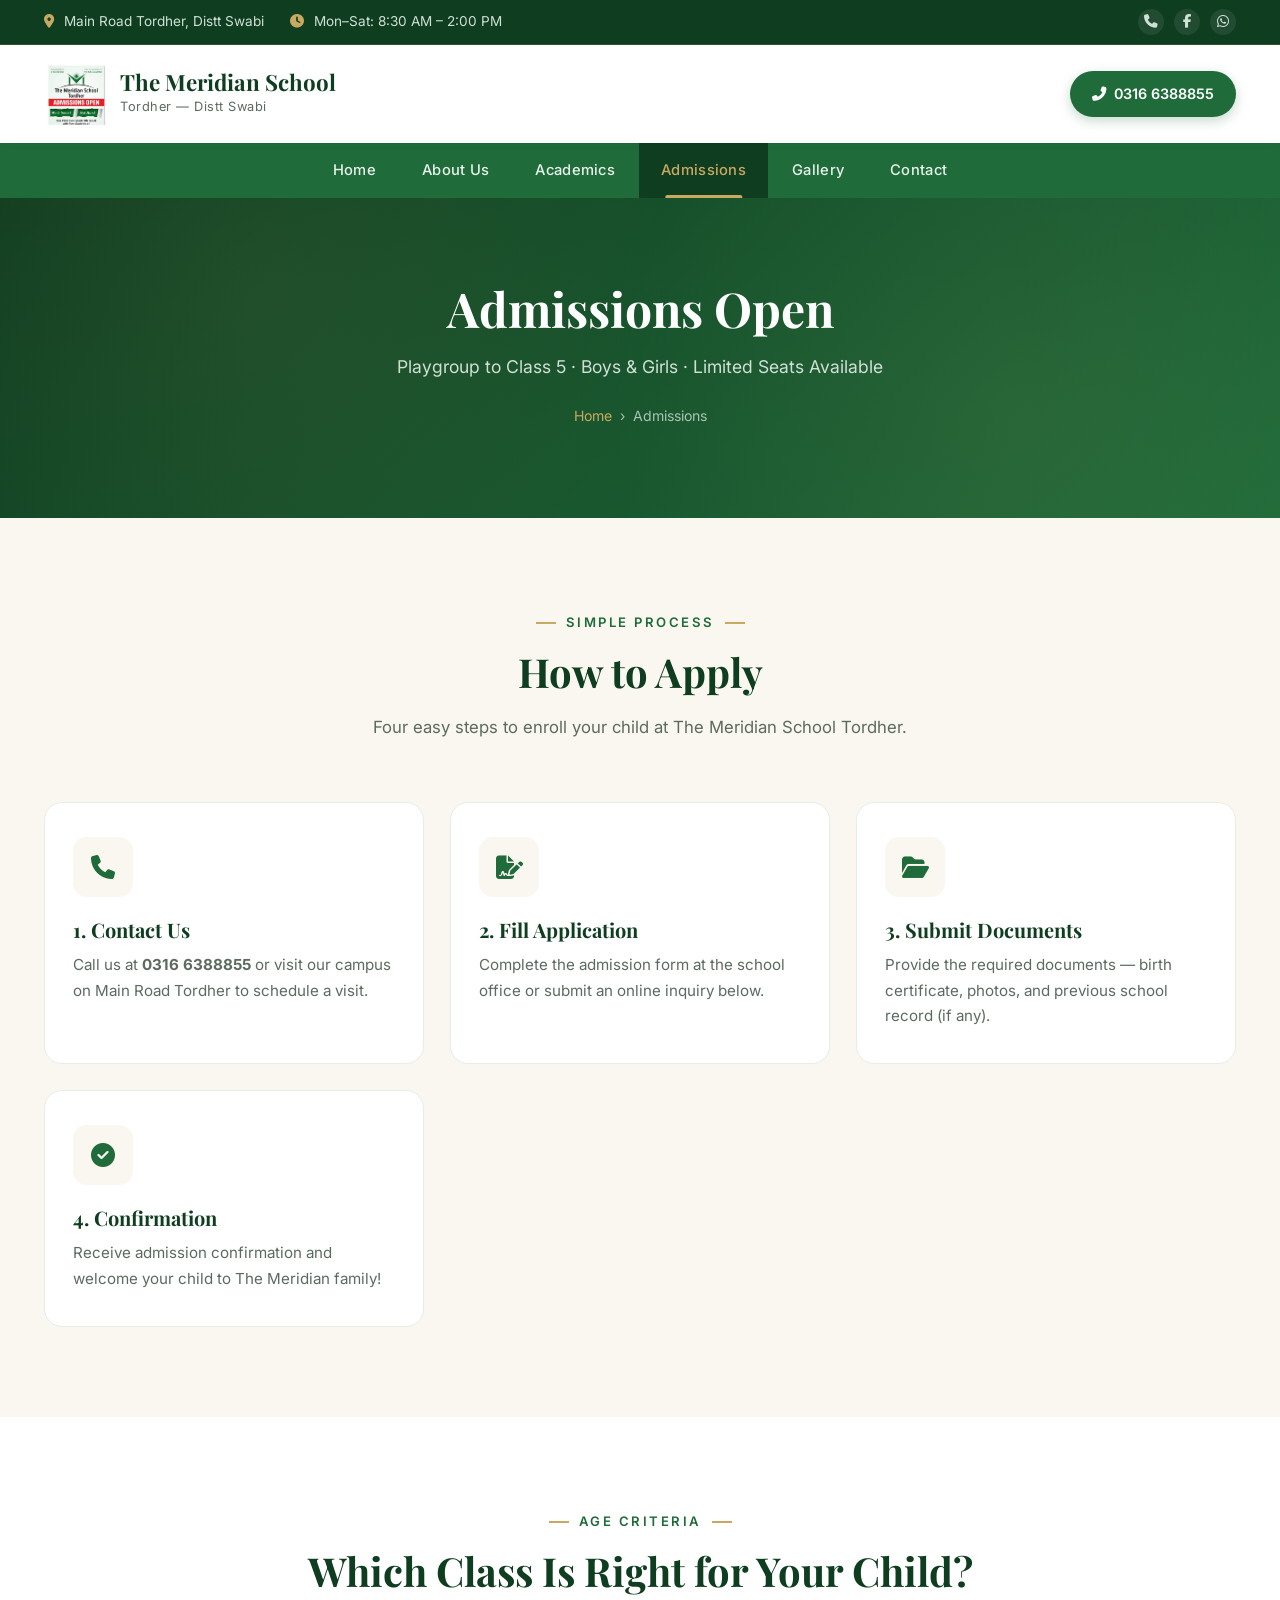
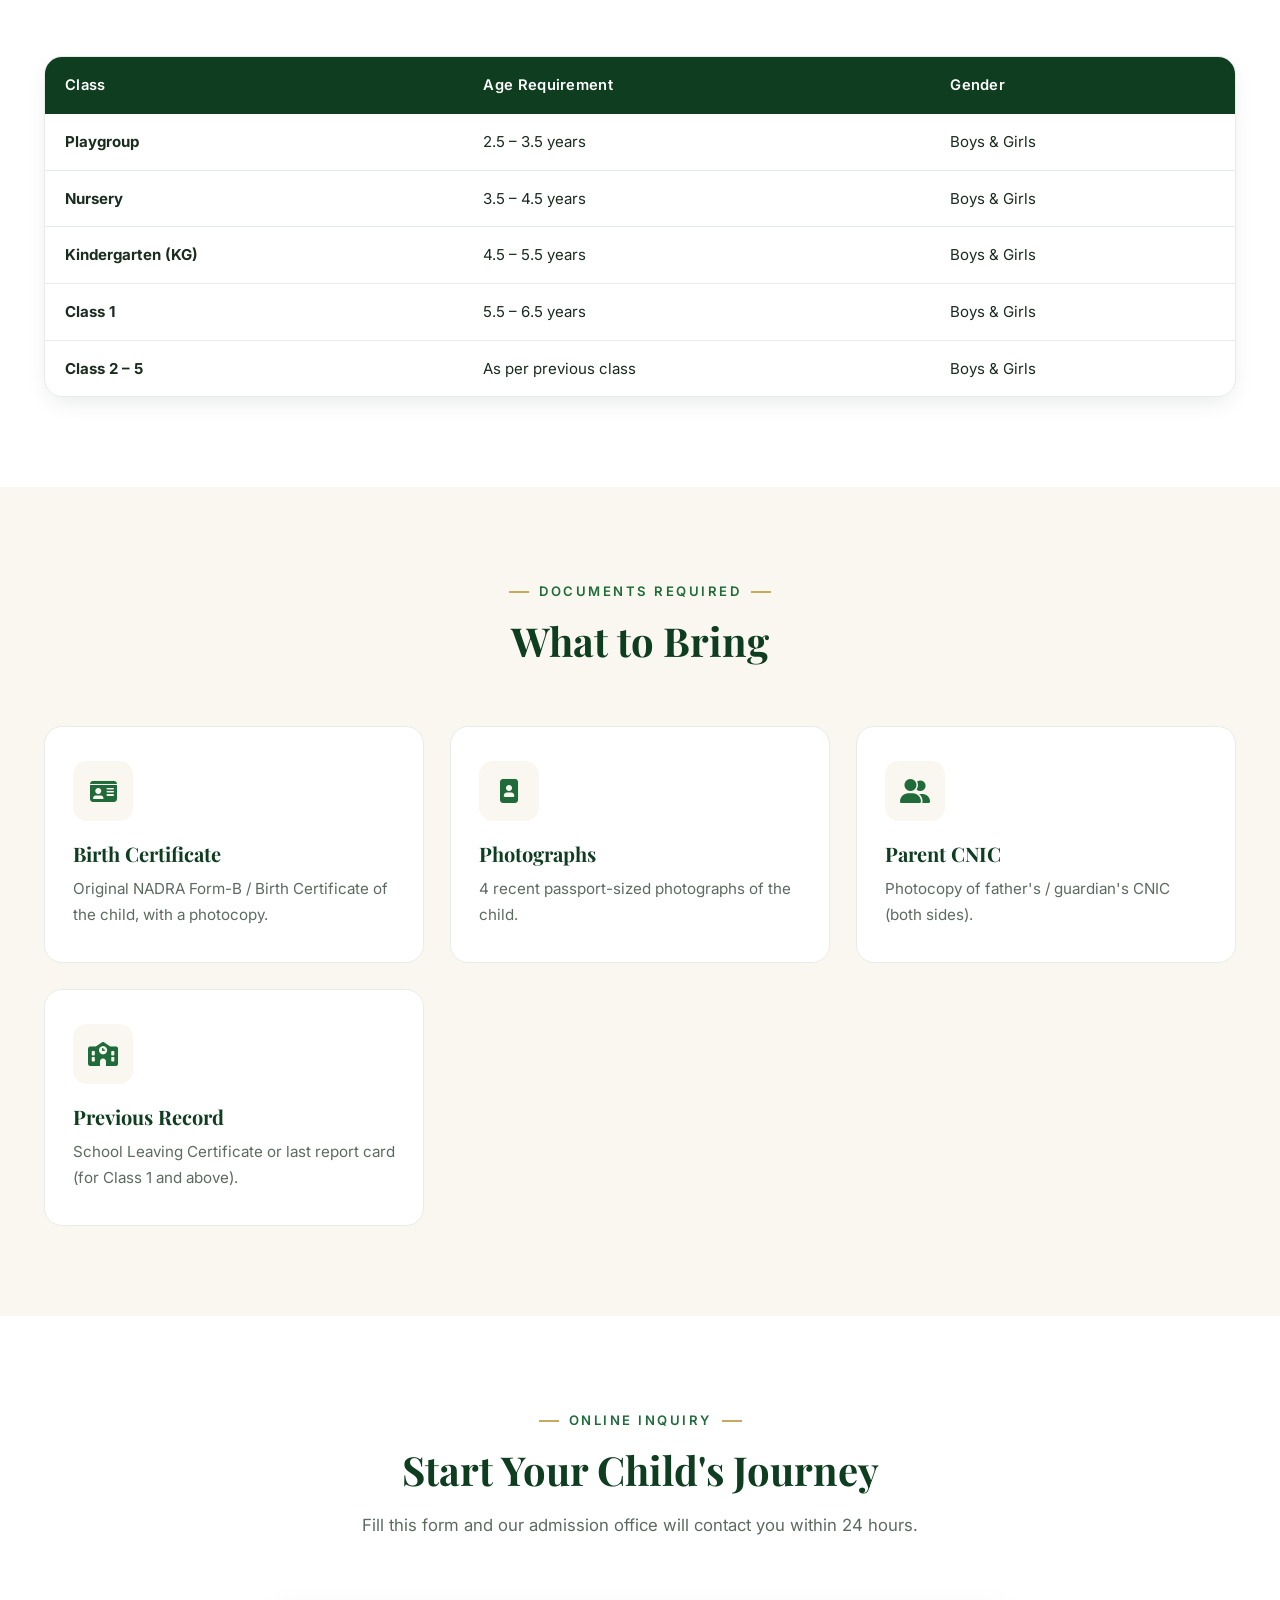
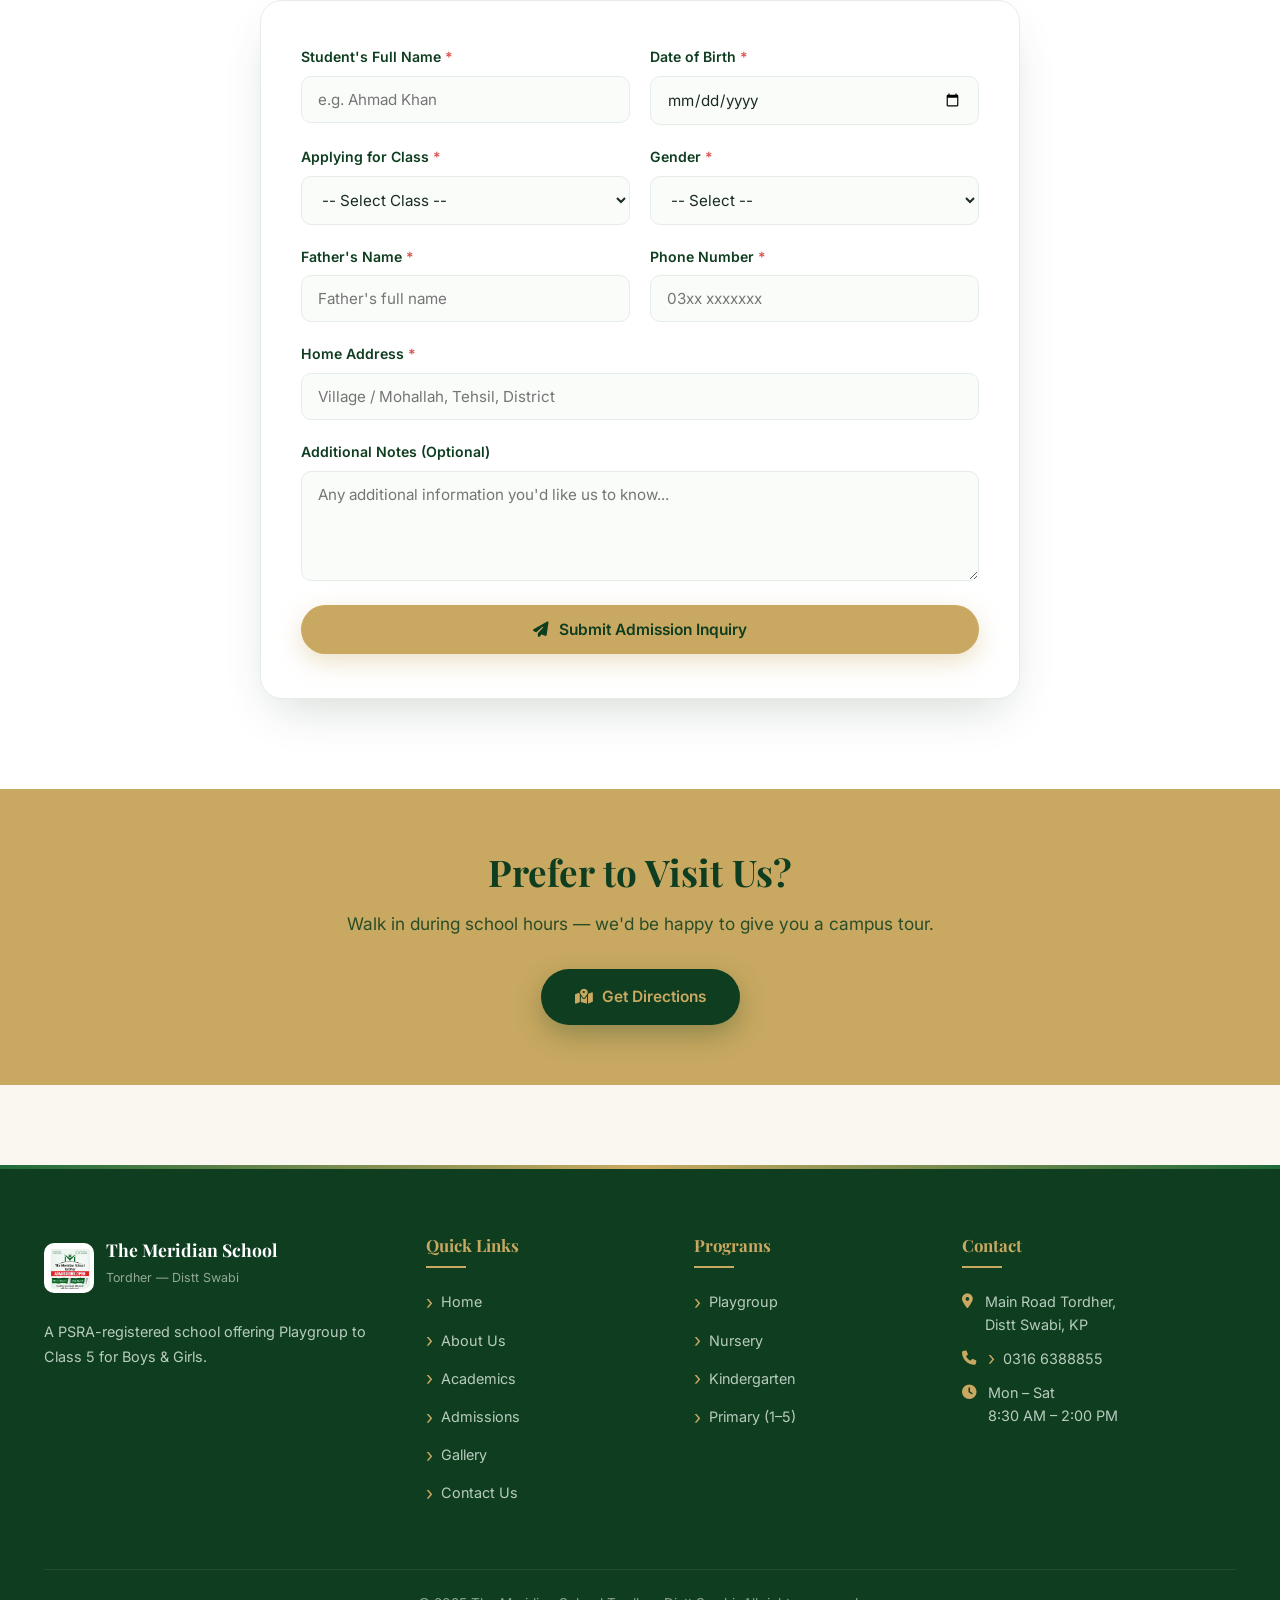
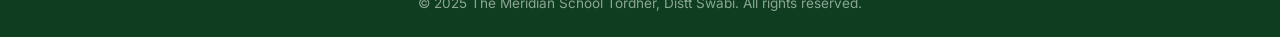
<file: admissions.html>
<!DOCTYPE html>
<html lang="en">
<head>
<meta charset="UTF-8">
<meta name="viewport" content="width=device-width, initial-scale=1.0">
<title>Admissions — The Meridian School Tordher</title>
<link rel="stylesheet" href="https://cdnjs.cloudflare.com/ajax/libs/font-awesome/6.4.0/css/all.min.css">
<link rel="stylesheet" href="css/style.css">
<link rel="icon" type="image/jpeg" href="images/logo.jpg">
</head>
<body>

<div class="top-bar">
    <div class="container">
        <div class="top-info">
            <span><i class="fas fa-map-marker-alt"></i> Main Road Tordher, Distt Swabi</span>
            <span><i class="fas fa-clock"></i> Mon–Sat: 8:30 AM – 2:00 PM</span>
        </div>
        <div class="top-social">
            <a href="tel:03166388855"><i class="fas fa-phone"></i></a>
            <a href="#"><i class="fab fa-facebook-f"></i></a>
            <a href="#"><i class="fab fa-whatsapp"></i></a>
        </div>
    </div>
</div>

<header class="main-header">
    <div class="container">
        <a href="index.html" class="brand">
            <img src="images/logo.jpg" alt="Logo" class="brand-logo">
            <div class="brand-text"><h1>The Meridian School</h1><p>Tordher — Distt Swabi</p></div>
        </a>
        <div class="header-cta">
            <a href="tel:03166388855" class="btn-call"><i class="fas fa-phone-alt"></i> <span>0316 6388855</span></a>
        </div>
    </div>
</header>

<nav class="main-nav">
    <div class="container">
        <ul class="nav-list">
            <li><a href="index.html">Home</a></li>
            <li><a href="about.html">About Us</a></li>
            <li><a href="academics.html">Academics</a></li>
            <li><a href="admissions.html">Admissions</a></li>
            <li><a href="gallery.html">Gallery</a></li>
            <li><a href="contact.html">Contact</a></li>
        </ul>
    </div>
</nav>

<section class="page-hero">
    <div class="container">
        <h1>Admissions Open</h1>
        <p>Playgroup to Class 5 · Boys &amp; Girls · Limited Seats Available</p>
        <div class="breadcrumb"><a href="index.html">Home</a> &nbsp;›&nbsp; Admissions</div>
    </div>
</section>

<section class="section">
    <div class="container">
        <div class="section-head reveal">
            <span class="section-eyebrow">Simple Process</span>
            <h2>How to Apply</h2>
            <p>Four easy steps to enroll your child at The Meridian School Tordher.</p>
        </div>
        <div class="cards-grid">
            <div class="card reveal">
                <div class="card-icon"><i class="fas fa-phone"></i></div>
                <h3>1. Contact Us</h3>
                <p>Call us at <strong>0316 6388855</strong> or visit our campus on Main Road Tordher to schedule a visit.</p>
            </div>
            <div class="card reveal">
                <div class="card-icon"><i class="fas fa-file-signature"></i></div>
                <h3>2. Fill Application</h3>
                <p>Complete the admission form at the school office or submit an online inquiry below.</p>
            </div>
            <div class="card reveal">
                <div class="card-icon"><i class="fas fa-folder-open"></i></div>
                <h3>3. Submit Documents</h3>
                <p>Provide the required documents — birth certificate, photos, and previous school record (if any).</p>
            </div>
            <div class="card reveal">
                <div class="card-icon"><i class="fas fa-check-circle"></i></div>
                <h3>4. Confirmation</h3>
                <p>Receive admission confirmation and welcome your child to The Meridian family!</p>
            </div>
        </div>
    </div>
</section>

<section class="section" style="background:#fff;">
    <div class="container">
        <div class="section-head reveal">
            <span class="section-eyebrow">Age Criteria</span>
            <h2>Which Class Is Right for Your Child?</h2>
        </div>
        <div class="table-wrap reveal">
            <table>
                <thead>
                    <tr>
                        <th>Class</th>
                        <th>Age Requirement</th>
                        <th>Gender</th>
                    </tr>
                </thead>
                <tbody>
                    <tr><td><strong>Playgroup</strong></td><td>2.5 – 3.5 years</td><td>Boys &amp; Girls</td></tr>
                    <tr><td><strong>Nursery</strong></td><td>3.5 – 4.5 years</td><td>Boys &amp; Girls</td></tr>
                    <tr><td><strong>Kindergarten (KG)</strong></td><td>4.5 – 5.5 years</td><td>Boys &amp; Girls</td></tr>
                    <tr><td><strong>Class 1</strong></td><td>5.5 – 6.5 years</td><td>Boys &amp; Girls</td></tr>
                    <tr><td><strong>Class 2 – 5</strong></td><td>As per previous class</td><td>Boys &amp; Girls</td></tr>
                </tbody>
            </table>
        </div>
    </div>
</section>

<section class="section">
    <div class="container">
        <div class="section-head reveal">
            <span class="section-eyebrow">Documents Required</span>
            <h2>What to Bring</h2>
        </div>
        <div class="cards-grid">
            <div class="card reveal">
                <div class="card-icon"><i class="fas fa-id-card"></i></div>
                <h3>Birth Certificate</h3>
                <p>Original NADRA Form-B / Birth Certificate of the child, with a photocopy.</p>
            </div>
            <div class="card reveal">
                <div class="card-icon"><i class="fas fa-portrait"></i></div>
                <h3>Photographs</h3>
                <p>4 recent passport-sized photographs of the child.</p>
            </div>
            <div class="card reveal">
                <div class="card-icon"><i class="fas fa-user-friends"></i></div>
                <h3>Parent CNIC</h3>
                <p>Photocopy of father's / guardian's CNIC (both sides).</p>
            </div>
            <div class="card reveal">
                <div class="card-icon"><i class="fas fa-school"></i></div>
                <h3>Previous Record</h3>
                <p>School Leaving Certificate or last report card (for Class 1 and above).</p>
            </div>
        </div>
    </div>
</section>

<section class="section" style="background:#fff;">
    <div class="container">
        <div class="section-head reveal">
            <span class="section-eyebrow">Online Inquiry</span>
            <h2>Start Your Child's Journey</h2>
            <p>Fill this form and our admission office will contact you within 24 hours.</p>
        </div>
        <form class="form-card reveal" onsubmit="return submitAdmission(event)">
            <div class="form-row">
                <div class="form-group">
                    <label>Student's Full Name <span class="req">*</span></label>
                    <input type="text" name="student_name" required placeholder="e.g. Ahmad Khan">
                </div>
                <div class="form-group">
                    <label>Date of Birth <span class="req">*</span></label>
                    <input type="date" name="dob" required>
                </div>
            </div>
            <div class="form-row">
                <div class="form-group">
                    <label>Applying for Class <span class="req">*</span></label>
                    <select name="applying_class" required>
                        <option value="">-- Select Class --</option>
                        <option>Playgroup</option>
                        <option>Nursery</option>
                        <option>Kindergarten</option>
                        <option>Class 1</option>
                        <option>Class 2</option>
                        <option>Class 3</option>
                        <option>Class 4</option>
                        <option>Class 5</option>
                    </select>
                </div>
                <div class="form-group">
                    <label>Gender <span class="req">*</span></label>
                    <select name="gender" required>
                        <option value="">-- Select --</option>
                        <option>Male</option>
                        <option>Female</option>
                    </select>
                </div>
            </div>
            <div class="form-row">
                <div class="form-group">
                    <label>Father's Name <span class="req">*</span></label>
                    <input type="text" name="father_name" required placeholder="Father's full name">
                </div>
                <div class="form-group">
                    <label>Phone Number <span class="req">*</span></label>
                    <input type="tel" name="phone" required placeholder="03xx xxxxxxx" pattern="[0-9+\-\s]{10,15}">
                </div>
            </div>
            <div class="form-group full" style="margin-bottom:20px;">
                <label>Home Address <span class="req">*</span></label>
                <input type="text" name="address" required placeholder="Village / Mohallah, Tehsil, District">
            </div>
            <div class="form-group full" style="margin-bottom:24px;">
                <label>Additional Notes (Optional)</label>
                <textarea name="notes" placeholder="Any additional information you'd like us to know..."></textarea>
            </div>
            <button type="submit" class="btn btn-primary btn-block">
                <i class="fas fa-paper-plane"></i> Submit Admission Inquiry
            </button>
        </form>
    </div>
</section>

<section class="cta-banner">
    <div class="container">
        <h2>Prefer to Visit Us?</h2>
        <p>Walk in during school hours — we'd be happy to give you a campus tour.</p>
        <a href="contact.html" class="btn btn-primary"><i class="fas fa-map-marked-alt"></i> Get Directions</a>
    </div>
</section>

<footer>
    <div class="container">
        <div class="footer-grid">
            <div class="footer-col">
                <div class="footer-brand">
                    <img src="images/logo.jpg" alt="Logo">
                    <div><h5>The Meridian School</h5><p>Tordher — Distt Swabi</p></div>
                </div>
                <p>A PSRA-registered school offering Playgroup to Class 5 for Boys &amp; Girls.</p>
            </div>
            <div class="footer-col">
                <h4>Quick Links</h4>
                <ul>
                    <li><a href="index.html">Home</a></li>
                    <li><a href="about.html">About Us</a></li>
                    <li><a href="academics.html">Academics</a></li>
                    <li><a href="admissions.html">Admissions</a></li>
                    <li><a href="gallery.html">Gallery</a></li>
                    <li><a href="contact.html">Contact Us</a></li>
                </ul>
            </div>
            <div class="footer-col">
                <h4>Programs</h4>
                <ul>
                    <li><a href="academics.html">Playgroup</a></li>
                    <li><a href="academics.html">Nursery</a></li>
                    <li><a href="academics.html">Kindergarten</a></li>
                    <li><a href="academics.html">Primary (1–5)</a></li>
                </ul>
            </div>
            <div class="footer-col">
                <h4>Contact</h4>
                <ul class="footer-contact">
                    <li><i class="fas fa-map-marker-alt"></i><span>Main Road Tordher,<br>Distt Swabi, KP</span></li>
                    <li><i class="fas fa-phone"></i><a href="tel:03166388855" style="color:#b8ccbe;">0316 6388855</a></li>
                    <li><i class="fas fa-clock"></i><span>Mon – Sat<br>8:30 AM – 2:00 PM</span></li>
                </ul>
            </div>
        </div>
        <div class="footer-bottom">&copy; 2025 The Meridian School Tordher, Distt Swabi. All rights reserved.</div>
    </div>
</footer>

<script src="js/main.js"></script>
</body>
</html>
</file>
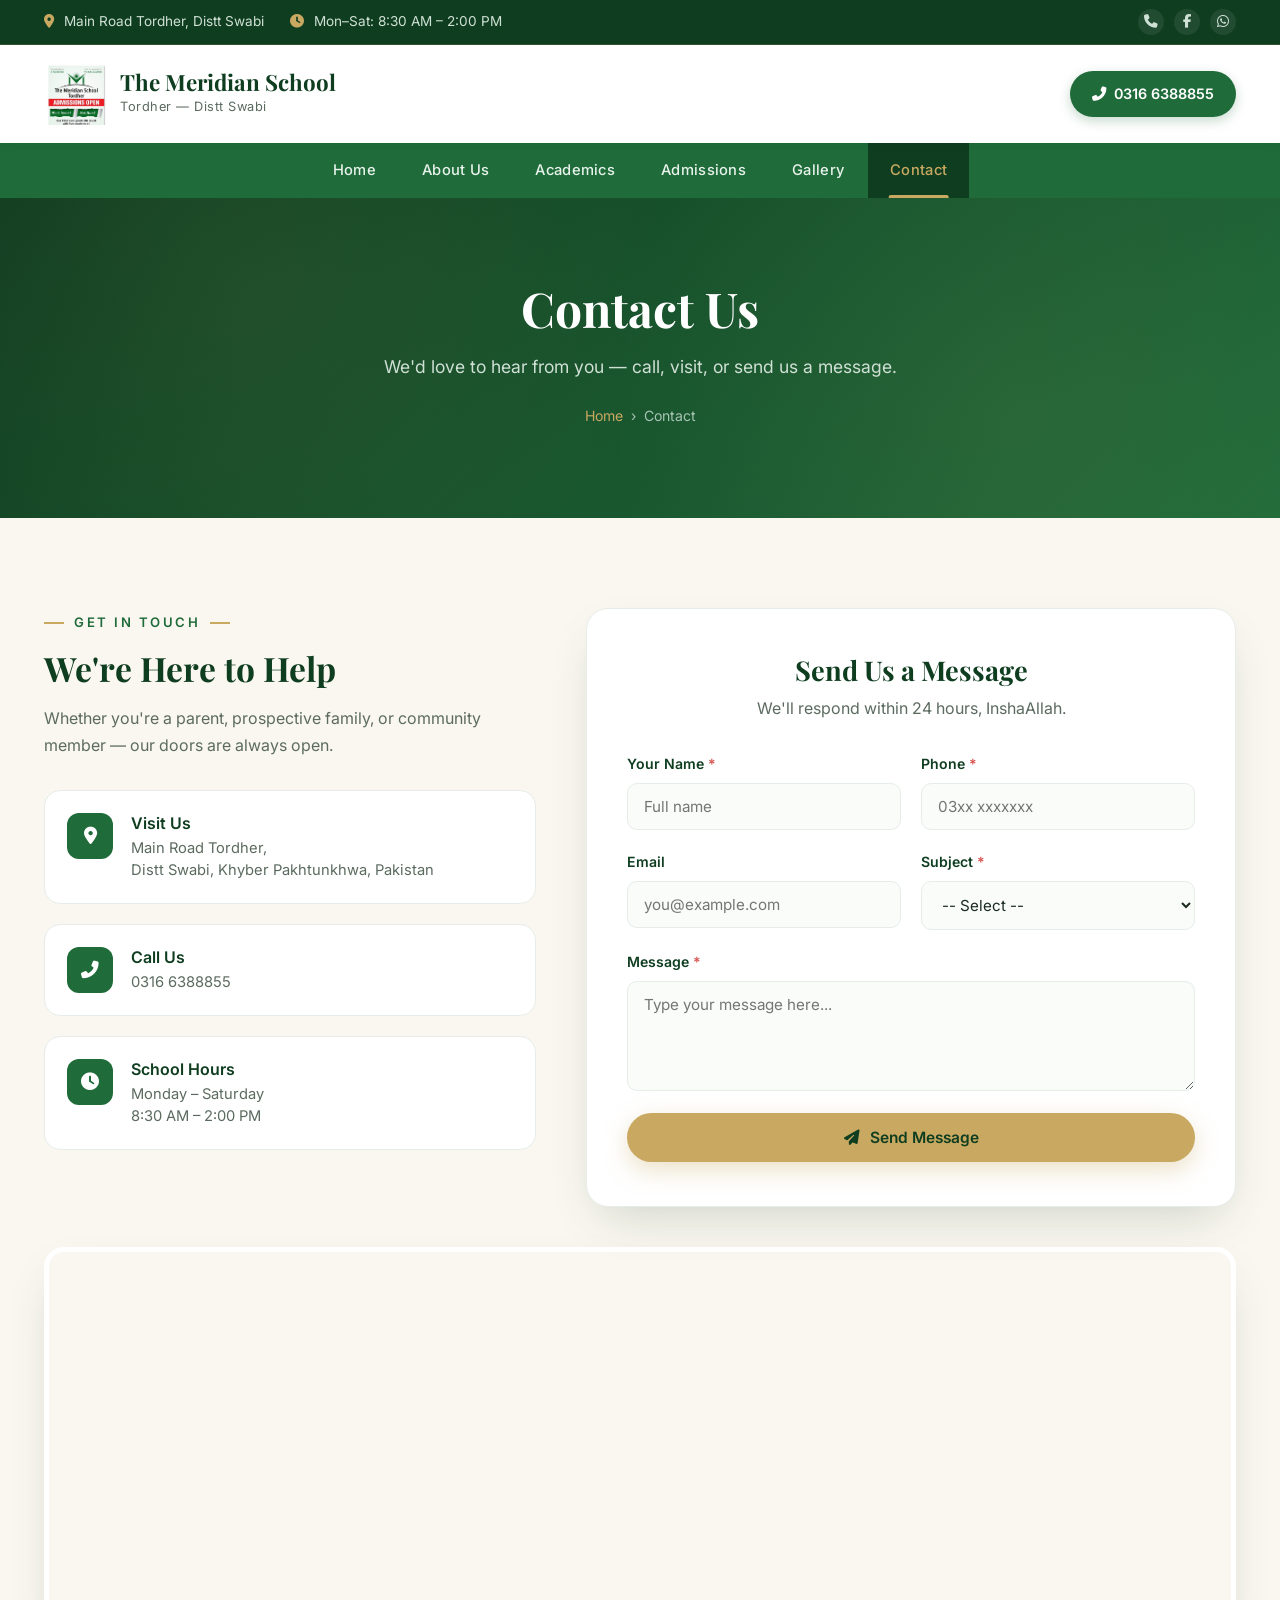
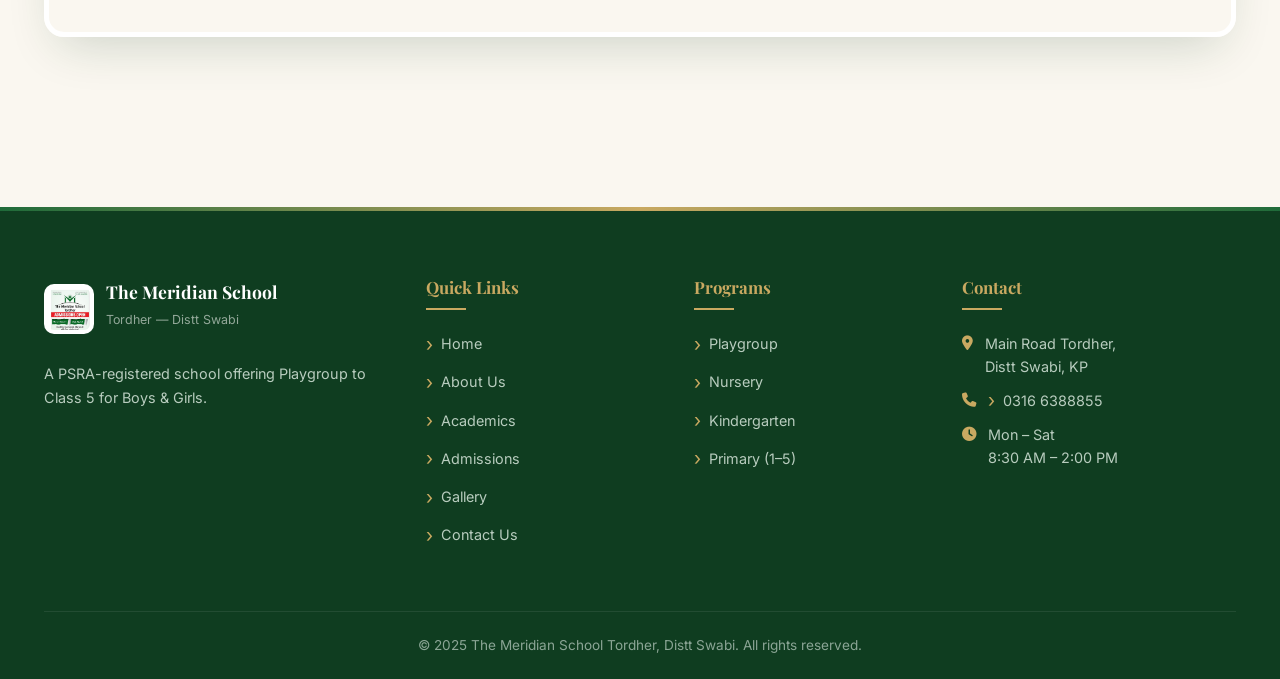
<file: contact.html>
<!DOCTYPE html>
<html lang="en">
<head>
<meta charset="UTF-8">
<meta name="viewport" content="width=device-width, initial-scale=1.0">
<title>Contact Us — The Meridian School Tordher</title>
<link rel="stylesheet" href="https://cdnjs.cloudflare.com/ajax/libs/font-awesome/6.4.0/css/all.min.css">
<link rel="stylesheet" href="css/style.css">
<link rel="icon" type="image/jpeg" href="images/logo.jpg">
</head>
<body>

<div class="top-bar">
    <div class="container">
        <div class="top-info">
            <span><i class="fas fa-map-marker-alt"></i> Main Road Tordher, Distt Swabi</span>
            <span><i class="fas fa-clock"></i> Mon–Sat: 8:30 AM – 2:00 PM</span>
        </div>
        <div class="top-social">
            <a href="tel:03166388855"><i class="fas fa-phone"></i></a>
            <a href="#"><i class="fab fa-facebook-f"></i></a>
            <a href="#"><i class="fab fa-whatsapp"></i></a>
        </div>
    </div>
</div>

<header class="main-header">
    <div class="container">
        <a href="index.html" class="brand">
            <img src="images/logo.jpg" alt="Logo" class="brand-logo">
            <div class="brand-text"><h1>The Meridian School</h1><p>Tordher — Distt Swabi</p></div>
        </a>
        <div class="header-cta">
            <a href="tel:03166388855" class="btn-call"><i class="fas fa-phone-alt"></i> <span>0316 6388855</span></a>
        </div>
    </div>
</header>

<nav class="main-nav">
    <div class="container">
        <ul class="nav-list">
            <li><a href="index.html">Home</a></li>
            <li><a href="about.html">About Us</a></li>
            <li><a href="academics.html">Academics</a></li>
            <li><a href="admissions.html">Admissions</a></li>
            <li><a href="gallery.html">Gallery</a></li>
            <li><a href="contact.html">Contact</a></li>
        </ul>
    </div>
</nav>

<section class="page-hero">
    <div class="container">
        <h1>Contact Us</h1>
        <p>We'd love to hear from you — call, visit, or send us a message.</p>
        <div class="breadcrumb"><a href="index.html">Home</a> &nbsp;›&nbsp; Contact</div>
    </div>
</section>

<section class="section">
    <div class="container">
        <div class="contact-grid">
            <div class="reveal">
                <span class="section-eyebrow">Get In Touch</span>
                <h2 style="font-size:2.1rem; margin-bottom:16px;">We're Here to Help</h2>
                <p style="color:#5c6b60; margin-bottom:10px;">Whether you're a parent, prospective family, or community member — our doors are always open.</p>
                <div class="contact-info-list">
                    <div class="contact-info-item">
                        <i class="fas fa-map-marker-alt"></i>
                        <div>
                            <h4>Visit Us</h4>
                            <p>Main Road Tordher,<br>Distt Swabi, Khyber Pakhtunkhwa, Pakistan</p>
                        </div>
                    </div>
                    <div class="contact-info-item">
                        <i class="fas fa-phone-alt"></i>
                        <div>
                            <h4>Call Us</h4>
                            <p><a href="tel:03166388855">0316 6388855</a></p>
                        </div>
                    </div>
                    <div class="contact-info-item">
                        <i class="fas fa-clock"></i>
                        <div>
                            <h4>School Hours</h4>
                            <p>Monday – Saturday<br>8:30 AM – 2:00 PM</p>
                        </div>
                    </div>
                </div>
            </div>

            <div class="reveal">
                <form class="form-card" onsubmit="return submitContact(event)" style="max-width:100%;">
                    <div class="form-head">
                        <h3>Send Us a Message</h3>
                        <p>We'll respond within 24 hours, InshaAllah.</p>
                    </div>
                    <div class="form-row">
                        <div class="form-group">
                            <label>Your Name <span class="req">*</span></label>
                            <input type="text" name="name" required placeholder="Full name">
                        </div>
                        <div class="form-group">
                            <label>Phone <span class="req">*</span></label>
                            <input type="tel" name="phone" required placeholder="03xx xxxxxxx">
                        </div>
                    </div>
                    <div class="form-row">
                        <div class="form-group">
                            <label>Email</label>
                            <input type="email" name="email" placeholder="you@example.com">
                        </div>
                        <div class="form-group">
                            <label>Subject <span class="req">*</span></label>
                            <select name="subject" required>
                                <option value="">-- Select --</option>
                                <option>General Inquiry</option>
                                <option>Admission</option>
                                <option>Fee Structure</option>
                                <option>Complaint</option>
                                <option>Suggestion</option>
                            </select>
                        </div>
                    </div>
                    <div class="form-group full" style="margin-bottom:22px;">
                        <label>Message <span class="req">*</span></label>
                        <textarea name="message" required placeholder="Type your message here..."></textarea>
                    </div>
                    <button type="submit" class="btn btn-primary btn-block">
                        <i class="fas fa-paper-plane"></i> Send Message
                    </button>
                </form>
            </div>
        </div>

        <div class="map-wrap reveal">
            <iframe
                src="https://www.google.com/maps?q=Tordher,+Swabi,+Khyber+Pakhtunkhwa,+Pakistan&output=embed"
                allowfullscreen="" loading="lazy" referrerpolicy="no-referrer-when-downgrade">
            </iframe>
        </div>
    </div>
</section>

<footer>
    <div class="container">
        <div class="footer-grid">
            <div class="footer-col">
                <div class="footer-brand">
                    <img src="images/logo.jpg" alt="Logo">
                    <div><h5>The Meridian School</h5><p>Tordher — Distt Swabi</p></div>
                </div>
                <p>A PSRA-registered school offering Playgroup to Class 5 for Boys &amp; Girls.</p>
            </div>
            <div class="footer-col">
                <h4>Quick Links</h4>
                <ul>
                    <li><a href="index.html">Home</a></li>
                    <li><a href="about.html">About Us</a></li>
                    <li><a href="academics.html">Academics</a></li>
                    <li><a href="admissions.html">Admissions</a></li>
                    <li><a href="gallery.html">Gallery</a></li>
                    <li><a href="contact.html">Contact Us</a></li>
                </ul>
            </div>
            <div class="footer-col">
                <h4>Programs</h4>
                <ul>
                    <li><a href="academics.html">Playgroup</a></li>
                    <li><a href="academics.html">Nursery</a></li>
                    <li><a href="academics.html">Kindergarten</a></li>
                    <li><a href="academics.html">Primary (1–5)</a></li>
                </ul>
            </div>
            <div class="footer-col">
                <h4>Contact</h4>
                <ul class="footer-contact">
                    <li><i class="fas fa-map-marker-alt"></i><span>Main Road Tordher,<br>Distt Swabi, KP</span></li>
                    <li><i class="fas fa-phone"></i><a href="tel:03166388855" style="color:#b8ccbe;">0316 6388855</a></li>
                    <li><i class="fas fa-clock"></i><span>Mon – Sat<br>8:30 AM – 2:00 PM</span></li>
                </ul>
            </div>
        </div>
        <div class="footer-bottom">&copy; 2025 The Meridian School Tordher, Distt Swabi. All rights reserved.</div>
    </div>
</footer>

<script src="js/main.js"></script>
</body>
</html>
</file>
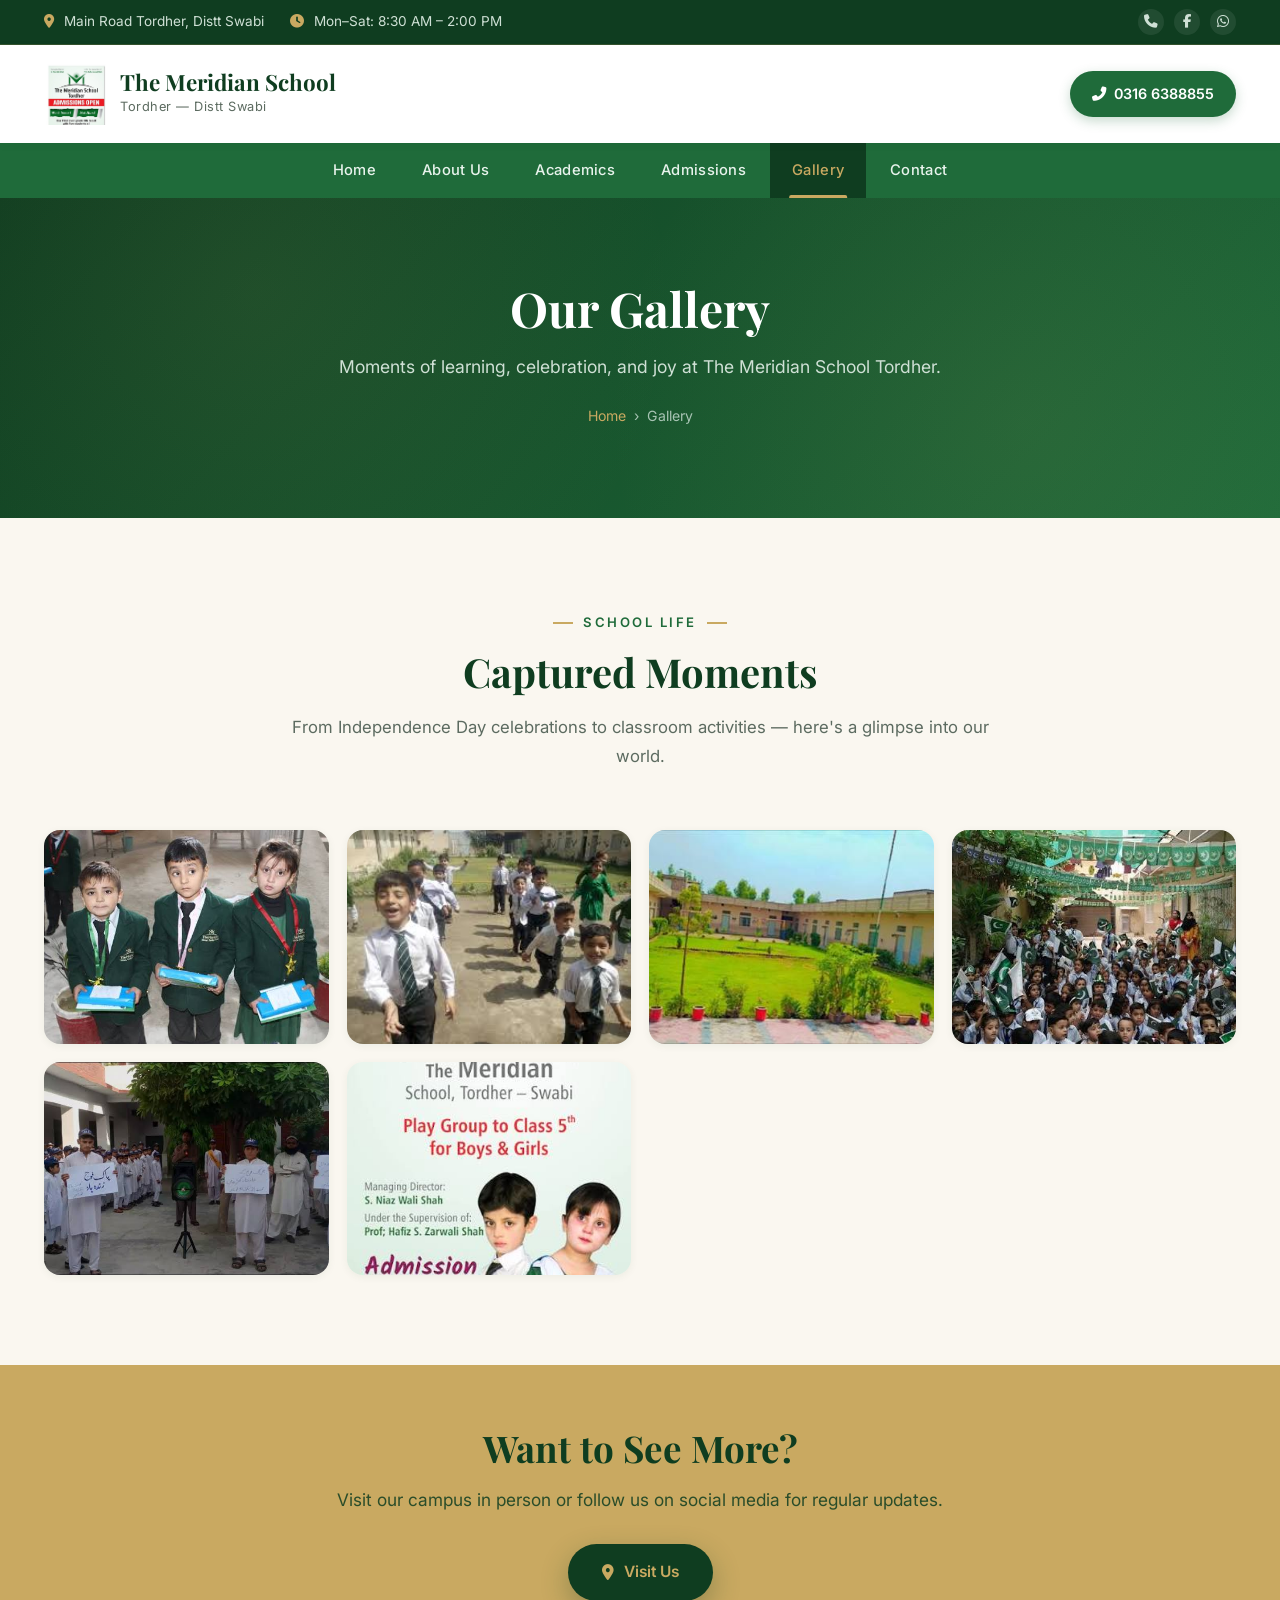
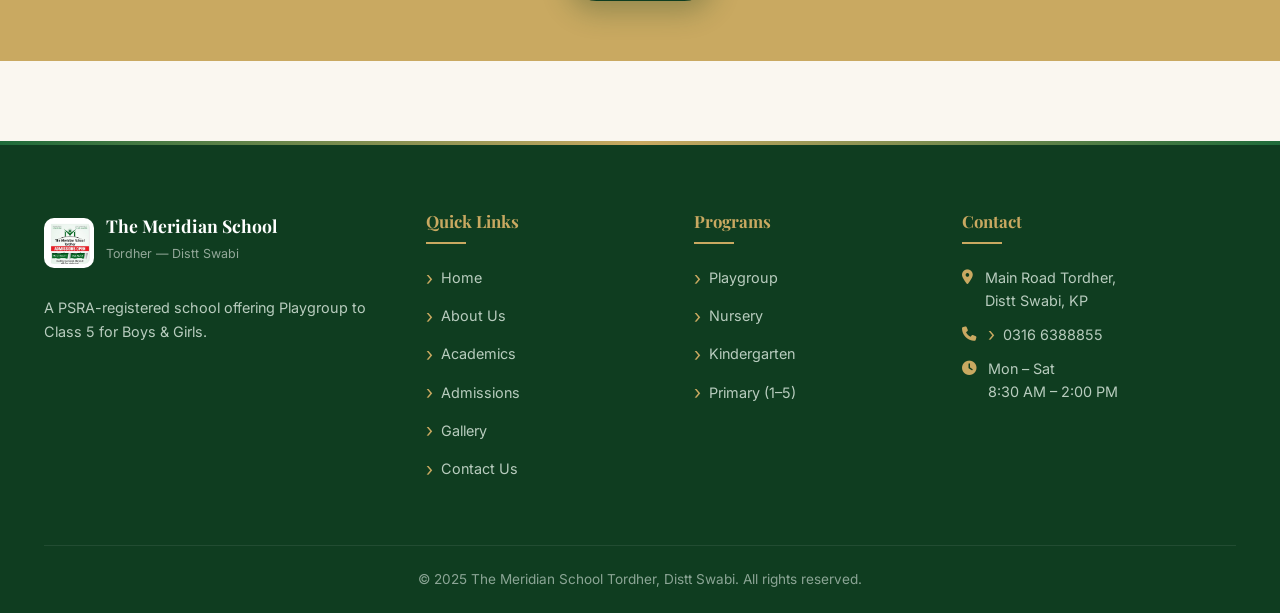
<file: gallery.html>
<!DOCTYPE html>
<html lang="en">
<head>
<meta charset="UTF-8">
<meta name="viewport" content="width=device-width, initial-scale=1.0">
<title>Gallery — The Meridian School Tordher</title>
<link rel="stylesheet" href="https://cdnjs.cloudflare.com/ajax/libs/font-awesome/6.4.0/css/all.min.css">
<link rel="stylesheet" href="css/style.css">
<link rel="icon" type="image/jpeg" href="images/logo.jpg">
</head>
<body>

<div class="top-bar">
    <div class="container">
        <div class="top-info">
            <span><i class="fas fa-map-marker-alt"></i> Main Road Tordher, Distt Swabi</span>
            <span><i class="fas fa-clock"></i> Mon–Sat: 8:30 AM – 2:00 PM</span>
        </div>
        <div class="top-social">
            <a href="tel:03166388855"><i class="fas fa-phone"></i></a>
            <a href="#"><i class="fab fa-facebook-f"></i></a>
            <a href="#"><i class="fab fa-whatsapp"></i></a>
        </div>
    </div>
</div>

<header class="main-header">
    <div class="container">
        <a href="index.html" class="brand">
            <img src="images/logo.jpg" alt="Logo" class="brand-logo">
            <div class="brand-text"><h1>The Meridian School</h1><p>Tordher — Distt Swabi</p></div>
        </a>
        <div class="header-cta">
            <a href="tel:03166388855" class="btn-call"><i class="fas fa-phone-alt"></i> <span>0316 6388855</span></a>
        </div>
    </div>
</header>

<nav class="main-nav">
    <div class="container">
        <ul class="nav-list">
            <li><a href="index.html">Home</a></li>
            <li><a href="about.html">About Us</a></li>
            <li><a href="academics.html">Academics</a></li>
            <li><a href="admissions.html">Admissions</a></li>
            <li><a href="gallery.html">Gallery</a></li>
            <li><a href="contact.html">Contact</a></li>
        </ul>
    </div>
</nav>

<section class="page-hero">
    <div class="container">
        <h1>Our Gallery</h1>
        <p>Moments of learning, celebration, and joy at The Meridian School Tordher.</p>
        <div class="breadcrumb"><a href="index.html">Home</a> &nbsp;›&nbsp; Gallery</div>
    </div>
</section>

<section class="section">
    <div class="container">
        <div class="section-head reveal">
            <span class="section-eyebrow">School Life</span>
            <h2>Captured Moments</h2>
            <p>From Independence Day celebrations to classroom activities — here's a glimpse into our world.</p>
        </div>
        <div class="gallery-grid">
            <div class="gallery-item reveal">
                <img src="images/hero7.jpg" alt="School Courtyard">
                <div class="gallery-caption">Our Beautiful Green Campus</div>
            </div>
            <div class="gallery-item reveal">
                <img src="images/hero6.jpg" alt="Independence Day">
                <div class="gallery-caption">Independence Day Celebration</div>
            </div>
            <div class="gallery-item reveal">
                <img src="images/hero3.jpg" alt="Prize Distribution">
                <div class="gallery-caption">Prize Distribution Ceremony</div>
            </div>
            <div class="gallery-item reveal">
                <img src="images/hero4.jpg" alt="Students Playing">
                <div class="gallery-caption">Joyful Moments at School</div>
            </div>
            <div class="gallery-item reveal">
                <img src="images/hero5.jpg" alt="Assembly">
                <div class="gallery-caption">Morning Assembly</div>
            </div>
            <div class="gallery-item reveal">
                <img src="images/hero8.jpg" alt="Tree Plantation">
                <div class="gallery-caption">Tree Plantation Drive</div>
            </div>
        </div>
    </div>
</section>

<section class="cta-banner">
    <div class="container">
        <h2>Want to See More?</h2>
        <p>Visit our campus in person or follow us on social media for regular updates.</p>
        <a href="contact.html" class="btn btn-primary"><i class="fas fa-map-marker-alt"></i> Visit Us</a>
    </div>
</section>

<footer>
    <div class="container">
        <div class="footer-grid">
            <div class="footer-col">
                <div class="footer-brand">
                    <img src="images/logo.jpg" alt="Logo">
                    <div><h5>The Meridian School</h5><p>Tordher — Distt Swabi</p></div>
                </div>
                <p>A PSRA-registered school offering Playgroup to Class 5 for Boys &amp; Girls.</p>
            </div>
            <div class="footer-col">
                <h4>Quick Links</h4>
                <ul>
                    <li><a href="index.html">Home</a></li>
                    <li><a href="about.html">About Us</a></li>
                    <li><a href="academics.html">Academics</a></li>
                    <li><a href="admissions.html">Admissions</a></li>
                    <li><a href="gallery.html">Gallery</a></li>
                    <li><a href="contact.html">Contact Us</a></li>
                </ul>
            </div>
            <div class="footer-col">
                <h4>Programs</h4>
                <ul>
                    <li><a href="academics.html">Playgroup</a></li>
                    <li><a href="academics.html">Nursery</a></li>
                    <li><a href="academics.html">Kindergarten</a></li>
                    <li><a href="academics.html">Primary (1–5)</a></li>
                </ul>
            </div>
            <div class="footer-col">
                <h4>Contact</h4>
                <ul class="footer-contact">
                    <li><i class="fas fa-map-marker-alt"></i><span>Main Road Tordher,<br>Distt Swabi, KP</span></li>
                    <li><i class="fas fa-phone"></i><a href="tel:03166388855" style="color:#b8ccbe;">0316 6388855</a></li>
                    <li><i class="fas fa-clock"></i><span>Mon – Sat<br>8:30 AM – 2:00 PM</span></li>
                </ul>
            </div>
        </div>
        <div class="footer-bottom">&copy; 2025 The Meridian School Tordher, Distt Swabi. All rights reserved.</div>
    </div>
</footer>

<script src="js/main.js"></script>
</body>
</html>
</file>
<file: css/style.css>
/* =============================================
   THE MERIDIAN SCHOOL TORDHER — Distt Swabi
   Professional Website Stylesheet
   ============================================= */

@import url('https://fonts.googleapis.com/css2?family=Playfair+Display:wght@600;700;800&family=Inter:wght@300;400;500;600;700&display=swap');

* {
    margin: 0;
    padding: 0;
    box-sizing: border-box;
}

:root {
    --primary: #1f6b3a;
    --primary-dark: #0f3d20;
    --primary-light: #2e8b57;
    --gold: #c9a961;
    --gold-light: #e8d5a0;
    --cream: #faf7f0;
    --white: #ffffff;
    --text: #1a2b1f;
    --muted: #5c6b60;
    --border: #e6ede8;
    --shadow-sm: 0 2px 8px rgba(15,61,32,0.06);
    --shadow-md: 0 8px 24px -6px rgba(15,61,32,0.12);
    --shadow-lg: 0 20px 50px -15px rgba(15,61,32,0.2);
}

html { scroll-behavior: smooth; }

body {
    font-family: 'Inter', -apple-system, sans-serif;
    color: var(--text);
    background: var(--cream);
    line-height: 1.7;
    font-size: 16px;
    overflow-x: hidden;
}

h1, h2, h3, h4 {
    font-family: 'Playfair Display', Georgia, serif;
    font-weight: 700;
    line-height: 1.25;
    color: var(--primary-dark);
}

.container {
    max-width: 1240px;
    margin: 0 auto;
    padding: 0 24px;
}

/* ============ TOP BAR ============ */
.top-bar {
    background: var(--primary-dark);
    color: #cfe0d5;
    font-size: 0.85rem;
    padding: 9px 0;
    border-bottom: 1px solid rgba(201,169,97,0.2);
}

.top-bar .container {
    display: flex;
    justify-content: space-between;
    align-items: center;
    flex-wrap: wrap;
    gap: 10px;
}

.top-bar a {
    color: #cfe0d5;
    text-decoration: none;
    transition: color 0.2s;
}

.top-bar a:hover { color: var(--gold); }

.top-info span { margin-right: 22px; }
.top-info i { color: var(--gold); margin-right: 6px; }

.top-social a {
    display: inline-flex;
    align-items: center;
    justify-content: center;
    width: 26px;
    height: 26px;
    border-radius: 50%;
    background: rgba(255,255,255,0.08);
    margin-left: 6px;
    transition: 0.2s;
}

.top-social a:hover { background: var(--gold); color: var(--primary-dark); }

/* ============ HEADER ============ */
.main-header {
    background: var(--white);
    padding: 18px 0;
    box-shadow: var(--shadow-sm);
    position: sticky;
    top: 0;
    z-index: 100;
}

.main-header .container {
    display: flex;
    justify-content: space-between;
    align-items: center;
    flex-wrap: wrap;
    gap: 18px;
}

.brand {
    display: flex;
    align-items: center;
    gap: 14px;
    text-decoration: none;
}

.brand-logo {
    width: 62px;
    height: 62px;
    object-fit: contain;
    flex-shrink: 0;
}

.brand-text h1 {
    font-size: 1.4rem;
    color: var(--primary-dark);
    line-height: 1.1;
    font-weight: 700;
}

.brand-text p {
    font-family: 'Inter', sans-serif;
    font-size: 0.8rem;
    color: var(--muted);
    letter-spacing: 0.5px;
    margin-top: 2px;
}

.header-cta {
    display: flex;
    align-items: center;
    gap: 12px;
}

.btn-call {
    display: inline-flex;
    align-items: center;
    gap: 8px;
    padding: 11px 22px;
    background: var(--primary);
    color: #fff;
    text-decoration: none;
    border-radius: 50px;
    font-weight: 600;
    font-size: 0.9rem;
    transition: 0.25s;
    box-shadow: 0 4px 12px rgba(31,107,58,0.25);
}

.btn-call:hover {
    background: var(--primary-dark);
    transform: translateY(-2px);
    box-shadow: 0 8px 20px rgba(31,107,58,0.35);
}

/* ============ NAV ============ */
.main-nav {
    background: var(--primary);
    position: relative;
    z-index: 99;
}

.nav-list {
    list-style: none;
    display: flex;
    justify-content: center;
    flex-wrap: wrap;
    gap: 2px;
    padding: 0;
}

.nav-list a {
    display: block;
    color: #e8f3ec;
    text-decoration: none;
    font-weight: 500;
    font-size: 0.92rem;
    padding: 15px 22px;
    letter-spacing: 0.3px;
    transition: 0.25s;
    position: relative;
}

.nav-list a:hover,
.nav-list a.active {
    background: var(--primary-dark);
    color: var(--gold);
}

.nav-list a.active::after {
    content: '';
    position: absolute;
    bottom: 0;
    left: 50%;
    transform: translateX(-50%);
    width: 60%;
    height: 3px;
    background: var(--gold);
    border-radius: 2px 2px 0 0;
}

/* ============ HERO ============ */
.hero {
    position: relative;
    min-height: 640px;
    display: flex;
    align-items: center;
    overflow: hidden;
    background: var(--primary-dark);
}

.hero-slides {
    position: absolute;
    inset: 0;
}

.hero-slide {
    position: absolute;
    inset: 0;
    opacity: 0;
    background-size: cover;
    background-position: center;
    transition: opacity 1.5s ease-in-out, transform 8s linear;
    transform: scale(1.05);
}

.hero-slide.active {
    opacity: 1;
    transform: scale(1);
}

.hero::before {
    content: '';
    position: absolute;
    inset: 0;
    z-index: 1;
    background: linear-gradient(120deg, rgba(15,61,32,0.9) 0%, rgba(15,61,32,0.6) 50%, rgba(31,107,58,0.75) 100%);
}

.hero-content {
    position: relative;
    z-index: 2;
    max-width: 720px;
    padding: 80px 0;
    color: #fff;
}

.hero-badge {
    display: inline-block;
    padding: 8px 20px;
    background: rgba(201,169,97,0.15);
    border: 1px solid var(--gold);
    color: var(--gold-light);
    border-radius: 50px;
    font-size: 0.82rem;
    font-weight: 500;
    letter-spacing: 1.5px;
    text-transform: uppercase;
    margin-bottom: 24px;
}

.hero h2 {
    font-size: 3.4rem;
    color: #fff;
    line-height: 1.1;
    margin-bottom: 22px;
    font-weight: 800;
}

.hero h2 .highlight {
    color: var(--gold);
    font-style: italic;
    position: relative;
}

.hero p {
    font-size: 1.13rem;
    color: #d4e3d9;
    margin-bottom: 36px;
    max-width: 580px;
    line-height: 1.75;
}

.hero-buttons {
    display: flex;
    gap: 14px;
    flex-wrap: wrap;
}

.btn {
    display: inline-flex;
    align-items: center;
    gap: 10px;
    padding: 15px 34px;
    text-decoration: none;
    border-radius: 50px;
    font-weight: 600;
    font-size: 0.97rem;
    transition: 0.25s;
    cursor: pointer;
    border: none;
    font-family: inherit;
}

.btn-primary {
    background: var(--gold);
    color: var(--primary-dark);
    box-shadow: 0 8px 24px rgba(201,169,97,0.35);
}

.btn-primary:hover {
    background: var(--gold-light);
    transform: translateY(-3px);
    box-shadow: 0 14px 32px rgba(201,169,97,0.45);
}

.btn-outline {
    background: transparent;
    color: #fff;
    border: 2px solid rgba(255,255,255,0.5);
}

.btn-outline:hover {
    background: #fff;
    color: var(--primary-dark);
    border-color: #fff;
}

.btn-block { width: 100%; justify-content: center; }

/* ============ MARQUEE ============ */
.notice-marquee {
    background: var(--gold);
    padding: 14px 0;
    display: flex;
    align-items: center;
    overflow: hidden;
    border-top: 3px solid var(--primary-dark);
    border-bottom: 3px solid var(--primary-dark);
}

.marquee-label {
    background: var(--primary-dark);
    color: var(--gold);
    padding: 8px 24px;
    font-weight: 700;
    font-size: 0.82rem;
    letter-spacing: 1px;
    flex-shrink: 0;
    display: flex;
    align-items: center;
    gap: 8px;
    margin-right: 20px;
    border-radius: 0 30px 30px 0;
    text-transform: uppercase;
}

.marquee-track {
    display: flex;
    white-space: nowrap;
    animation: marquee 40s linear infinite;
}

.marquee-track span {
    display: inline-block;
    padding: 0 40px;
    color: var(--primary-dark);
    font-weight: 600;
    font-size: 0.95rem;
}

.marquee-track span::before {
    content: '◆';
    color: var(--primary);
    margin-right: 40px;
    font-size: 0.7rem;
}

@keyframes marquee {
    0%   { transform: translateX(0); }
    100% { transform: translateX(-50%); }
}

/* ============ SECTION ============ */
.section { padding: 90px 0; }

.section-head {
    text-align: center;
    max-width: 720px;
    margin: 0 auto 60px;
}

.section-eyebrow {
    display: inline-block;
    color: var(--primary);
    font-weight: 600;
    font-size: 0.82rem;
    letter-spacing: 2.5px;
    text-transform: uppercase;
    margin-bottom: 14px;
    position: relative;
    padding: 0 30px;
}

.section-eyebrow::before,
.section-eyebrow::after {
    content: '';
    position: absolute;
    top: 50%;
    width: 20px;
    height: 2px;
    background: var(--gold);
}

.section-eyebrow::before { left: 0; }
.section-eyebrow::after { right: 0; }

.section-head h2 {
    font-size: 2.5rem;
    margin-bottom: 16px;
    font-weight: 700;
}

.section-head p {
    color: var(--muted);
    font-size: 1.05rem;
}

/* ============ WELCOME / ABOUT ============ */
.welcome-grid {
    display: grid;
    grid-template-columns: 1fr 1fr;
    gap: 70px;
    align-items: center;
}

.welcome-images {
    position: relative;
    height: 520px;
}

.welcome-images img {
    position: absolute;
    border-radius: 16px;
    object-fit: cover;
    box-shadow: var(--shadow-lg);
}

.welcome-images .img-main {
    width: 78%;
    height: 78%;
    top: 0;
    left: 0;
    z-index: 1;
}

.welcome-images .img-accent {
    width: 55%;
    height: 55%;
    bottom: 0;
    right: 0;
    z-index: 2;
    border: 6px solid var(--cream);
}

.welcome-images::before {
    content: '';
    position: absolute;
    top: 20px;
    left: 20px;
    right: -20px;
    bottom: -20px;
    border: 2px solid var(--gold);
    border-radius: 16px;
    z-index: 0;
}

.welcome-text .section-eyebrow { padding-left: 0; }
.welcome-text .section-eyebrow::before { display: none; }

.welcome-text h2 {
    font-size: 2.3rem;
    margin-bottom: 20px;
}

.welcome-text p {
    color: var(--muted);
    margin-bottom: 18px;
    font-size: 1.03rem;
}

.welcome-stats {
    display: grid;
    grid-template-columns: repeat(3, 1fr);
    gap: 20px;
    margin: 32px 0;
    padding: 28px 0;
    border-top: 1px solid var(--border);
    border-bottom: 1px solid var(--border);
}

.welcome-stat .num {
    font-family: 'Playfair Display', serif;
    font-size: 2.4rem;
    font-weight: 700;
    color: var(--primary);
    line-height: 1;
    display: block;
}

.welcome-stat .label {
    font-size: 0.85rem;
    color: var(--muted);
    margin-top: 6px;
    display: block;
}

/* ============ PROGRAMS ============ */
.programs-grid {
    display: grid;
    grid-template-columns: repeat(auto-fit, minmax(260px, 1fr));
    gap: 28px;
}

.program-card {
    background: #fff;
    border-radius: 20px;
    padding: 38px 30px;
    border: 1px solid var(--border);
    transition: 0.35s;
    position: relative;
    overflow: hidden;
}

.program-card::before {
    content: '';
    position: absolute;
    top: 0;
    left: 0;
    width: 100%;
    height: 5px;
    background: linear-gradient(90deg, var(--primary), var(--gold));
    transform: scaleX(0);
    transform-origin: left;
    transition: transform 0.4s;
}

.program-card:hover::before { transform: scaleX(1); }

.program-card:hover {
    transform: translateY(-8px);
    box-shadow: var(--shadow-lg);
    border-color: transparent;
}

.program-icon {
    width: 70px;
    height: 70px;
    border-radius: 18px;
    background: linear-gradient(135deg, var(--primary), var(--primary-light));
    color: #fff;
    display: flex;
    align-items: center;
    justify-content: center;
    font-size: 1.7rem;
    margin-bottom: 22px;
    box-shadow: 0 10px 20px -8px rgba(31,107,58,0.5);
}

.program-card h3 {
    font-size: 1.35rem;
    margin-bottom: 12px;
    color: var(--primary-dark);
}

.program-card p {
    color: var(--muted);
    font-size: 0.95rem;
}

.program-age {
    display: inline-block;
    margin-top: 16px;
    padding: 5px 14px;
    background: var(--cream);
    color: var(--primary);
    border-radius: 20px;
    font-size: 0.8rem;
    font-weight: 600;
}

/* ============ WHY US ============ */
.why-section {
    background: linear-gradient(135deg, var(--primary-dark) 0%, var(--primary) 100%);
    color: #fff;
    position: relative;
    overflow: hidden;
}

.why-section::before {
    content: '';
    position: absolute;
    top: -50%;
    right: -10%;
    width: 500px;
    height: 500px;
    border: 2px solid rgba(201,169,97,0.15);
    border-radius: 50%;
}

.why-section::after {
    content: '';
    position: absolute;
    bottom: -30%;
    left: -5%;
    width: 400px;
    height: 400px;
    border: 2px solid rgba(201,169,97,0.1);
    border-radius: 50%;
}

.why-section .container { position: relative; z-index: 1; }
.why-section .section-head h2 { color: #fff; }
.why-section .section-head p { color: #cfe0d5; }
.why-section .section-eyebrow { color: var(--gold); }

.why-grid {
    display: grid;
    grid-template-columns: repeat(auto-fit, minmax(230px, 1fr));
    gap: 24px;
}

.why-item {
    padding: 32px 26px;
    background: rgba(255,255,255,0.06);
    border: 1px solid rgba(255,255,255,0.1);
    border-radius: 16px;
    backdrop-filter: blur(4px);
    transition: 0.3s;
}

.why-item:hover {
    background: rgba(255,255,255,0.1);
    border-color: var(--gold);
    transform: translateY(-5px);
}

.why-item i {
    font-size: 1.9rem;
    color: var(--gold);
    margin-bottom: 16px;
    display: block;
}

.why-item h4 {
    color: #fff;
    font-size: 1.15rem;
    margin-bottom: 10px;
}

.why-item p {
    color: #cfe0d5;
    font-size: 0.92rem;
}

/* ============ MESSAGE ============ */
.message-grid {
    display: grid;
    grid-template-columns: 380px 1fr;
    gap: 60px;
    align-items: center;
}

.message-photo {
    position: relative;
}

.message-photo img {
    width: 100%;
    border-radius: 20px;
    box-shadow: var(--shadow-lg);
}

.message-photo::after {
    content: '';
    position: absolute;
    inset: 20px -20px -20px 20px;
    border: 2px solid var(--gold);
    border-radius: 20px;
    z-index: -1;
}

.message-text blockquote {
    font-family: 'Playfair Display', serif;
    font-size: 1.35rem;
    font-style: italic;
    color: var(--primary-dark);
    line-height: 1.55;
    margin-bottom: 24px;
    padding-left: 26px;
    border-left: 4px solid var(--gold);
}

.message-text p {
    color: var(--muted);
    margin-bottom: 16px;
}

.message-sign {
    margin-top: 28px;
    padding-top: 22px;
    border-top: 1px solid var(--border);
}

.message-sign strong {
    display: block;
    color: var(--primary-dark);
    font-size: 1.1rem;
    font-family: 'Playfair Display', serif;
}

.message-sign span {
    font-size: 0.88rem;
    color: var(--muted);
}

/* ============ CTA ============ */
.cta-banner {
    background: var(--gold);
    padding: 60px 0;
    text-align: center;
}

.cta-banner h2 {
    font-size: 2.3rem;
    color: var(--primary-dark);
    margin-bottom: 14px;
}

.cta-banner p {
    color: var(--primary-dark);
    opacity: 0.85;
    margin-bottom: 30px;
    font-size: 1.08rem;
}

.cta-banner .btn-primary {
    background: var(--primary-dark);
    color: var(--gold);
    box-shadow: 0 10px 28px rgba(15,61,32,0.3);
}

.cta-banner .btn-primary:hover {
    background: var(--primary);
    color: #fff;
}

.cta-banner .btn-outline {
    border-color: var(--primary-dark);
    color: var(--primary-dark);
}

.cta-banner .btn-outline:hover {
    background: var(--primary-dark);
    color: var(--gold);
}

/* ============ PAGE HEADER ============ */
.page-hero {
    background: linear-gradient(135deg, var(--primary-dark) 0%, var(--primary) 100%);
    padding: 80px 0 90px;
    text-align: center;
    color: #fff;
    position: relative;
    overflow: hidden;
}

.page-hero::before {
    content: '';
    position: absolute;
    inset: 0;
    background-image:
        radial-gradient(circle at 20% 30%, rgba(201,169,97,0.08) 0%, transparent 40%),
        radial-gradient(circle at 80% 70%, rgba(201,169,97,0.08) 0%, transparent 40%);
}

.page-hero .container { position: relative; z-index: 1; }

.page-hero h1 {
    font-size: 3rem;
    color: #fff;
    margin-bottom: 14px;
}

.page-hero p {
    color: #cfe0d5;
    font-size: 1.1rem;
    max-width: 620px;
    margin: 0 auto;
}

.breadcrumb {
    margin-top: 22px;
    font-size: 0.88rem;
    color: #a8c4b4;
}

.breadcrumb a {
    color: var(--gold);
    text-decoration: none;
}

.breadcrumb a:hover { text-decoration: underline; }

/* ============ CARDS ============ */
.cards-grid {
    display: grid;
    grid-template-columns: repeat(auto-fit, minmax(280px, 1fr));
    gap: 26px;
}

.card {
    background: #fff;
    border-radius: 18px;
    padding: 34px 28px;
    border: 1px solid var(--border);
    transition: 0.3s;
}

.card:hover {
    transform: translateY(-6px);
    box-shadow: var(--shadow-md);
    border-color: var(--gold-light);
}

.card-icon {
    width: 60px;
    height: 60px;
    background: var(--cream);
    border-radius: 14px;
    display: flex;
    align-items: center;
    justify-content: center;
    font-size: 1.5rem;
    color: var(--primary);
    margin-bottom: 20px;
}

.card h3 {
    font-size: 1.25rem;
    margin-bottom: 10px;
}

.card p { color: var(--muted); font-size: 0.95rem; }

/* ============ TABLE ============ */
.table-wrap {
    background: #fff;
    border-radius: 18px;
    overflow: hidden;
    box-shadow: var(--shadow-md);
    border: 1px solid var(--border);
}

table {
    width: 100%;
    border-collapse: collapse;
}

th {
    background: var(--primary-dark);
    color: #fff;
    padding: 16px 20px;
    text-align: left;
    font-weight: 600;
    font-size: 0.92rem;
    font-family: 'Inter', sans-serif;
    letter-spacing: 0.3px;
}

td {
    padding: 15px 20px;
    border-bottom: 1px solid var(--border);
    font-size: 0.94rem;
    color: var(--text);
}

tr:last-child td { border-bottom: none; }

tr:hover td { background: #f8fbf9; }

/* ============ FORM ============ */
.form-card {
    background: #fff;
    border-radius: 22px;
    padding: 44px 40px;
    box-shadow: var(--shadow-lg);
    border: 1px solid var(--border);
    max-width: 760px;
    margin: 0 auto;
}

.form-head {
    text-align: center;
    margin-bottom: 30px;
}

.form-head h3 {
    font-size: 1.7rem;
    margin-bottom: 8px;
}

.form-head p { color: var(--muted); }

.form-row {
    display: grid;
    grid-template-columns: 1fr 1fr;
    gap: 20px;
    margin-bottom: 20px;
}

.form-group {
    display: flex;
    flex-direction: column;
}

.form-group.full { grid-column: 1 / -1; }

.form-group label {
    font-size: 0.88rem;
    font-weight: 600;
    color: var(--primary-dark);
    margin-bottom: 7px;
}

.form-group label .req { color: #d9534f; }

.form-group input,
.form-group select,
.form-group textarea {
    padding: 13px 16px;
    border: 1.5px solid var(--border);
    border-radius: 10px;
    font-size: 0.95rem;
    font-family: 'Inter', sans-serif;
    background: #fafcfa;
    color: var(--text);
    transition: 0.2s;
}

.form-group input:focus,
.form-group select:focus,
.form-group textarea:focus {
    outline: none;
    border-color: var(--primary);
    background: #fff;
    box-shadow: 0 0 0 4px rgba(31,107,58,0.08);
}

.form-group textarea {
    resize: vertical;
    min-height: 110px;
}

/* ============ GALLERY ============ */
.gallery-grid {
    display: grid;
    grid-template-columns: repeat(auto-fill, minmax(260px, 1fr));
    gap: 18px;
}

.gallery-item {
    position: relative;
    overflow: hidden;
    border-radius: 16px;
    aspect-ratio: 4/3;
    cursor: pointer;
    box-shadow: var(--shadow-sm);
}

.gallery-item img {
    width: 100%;
    height: 100%;
    object-fit: cover;
    transition: transform 0.6s;
}

.gallery-item:hover img { transform: scale(1.1); }

.gallery-item::after {
    content: '';
    position: absolute;
    inset: 0;
    background: linear-gradient(to top, rgba(15,61,32,0.85), transparent 60%);
    opacity: 0;
    transition: 0.35s;
}

.gallery-item:hover::after { opacity: 1; }

.gallery-caption {
    position: absolute;
    bottom: 0;
    left: 0;
    right: 0;
    padding: 20px;
    color: #fff;
    font-weight: 600;
    font-size: 0.95rem;
    transform: translateY(20px);
    opacity: 0;
    transition: 0.35s;
    z-index: 2;
}

.gallery-item:hover .gallery-caption {
    transform: translateY(0);
    opacity: 1;
}

/* ============ CONTACT ============ */
.contact-grid {
    display: grid;
    grid-template-columns: 1fr 1.2fr;
    gap: 50px;
    align-items: start;
}

.contact-info-list {
    display: flex;
    flex-direction: column;
    gap: 20px;
    margin-top: 30px;
}

.contact-info-item {
    display: flex;
    gap: 18px;
    padding: 22px;
    background: #fff;
    border-radius: 16px;
    border: 1px solid var(--border);
    transition: 0.25s;
}

.contact-info-item:hover {
    border-color: var(--gold);
    box-shadow: var(--shadow-md);
}

.contact-info-item i {
    width: 46px;
    height: 46px;
    background: var(--primary);
    color: #fff;
    border-radius: 12px;
    display: flex;
    align-items: center;
    justify-content: center;
    font-size: 1.1rem;
    flex-shrink: 0;
}

.contact-info-item h4 {
    font-size: 1rem;
    margin-bottom: 4px;
    font-family: 'Inter', sans-serif;
    font-weight: 600;
}

.contact-info-item p,
.contact-info-item a {
    color: var(--muted);
    font-size: 0.92rem;
    text-decoration: none;
    line-height: 1.5;
}

.contact-info-item a:hover { color: var(--primary); }

.map-wrap {
    margin-top: 40px;
    border-radius: 20px;
    overflow: hidden;
    box-shadow: var(--shadow-lg);
    border: 5px solid #fff;
}

.map-wrap iframe {
    width: 100%;
    height: 380px;
    border: 0;
    display: block;
}

/* ============ FOOTER ============ */
footer {
    background: var(--primary-dark);
    color: #b8ccbe;
    padding: 70px 0 0;
    margin-top: 80px;
    position: relative;
}

footer::before {
    content: '';
    position: absolute;
    top: 0;
    left: 0;
    right: 0;
    height: 4px;
    background: linear-gradient(90deg, var(--primary), var(--gold), var(--primary));
}

.footer-grid {
    display: grid;
    grid-template-columns: 1.5fr 1fr 1fr 1.2fr;
    gap: 40px;
    padding-bottom: 50px;
}

.footer-col h4 {
    color: var(--gold);
    font-size: 1.05rem;
    margin-bottom: 22px;
    font-family: 'Playfair Display', serif;
    position: relative;
    padding-bottom: 12px;
}

.footer-col h4::after {
    content: '';
    position: absolute;
    bottom: 0;
    left: 0;
    width: 40px;
    height: 2px;
    background: var(--gold);
}

.footer-brand {
    display: flex;
    align-items: center;
    gap: 12px;
    margin-bottom: 20px;
}

.footer-brand img {
    width: 50px;
    height: 50px;
    object-fit: contain;
    background: #fff;
    border-radius: 10px;
    padding: 4px;
}

.footer-brand div h5 {
    color: #fff;
    font-size: 1.1rem;
    font-family: 'Playfair Display', serif;
    margin-bottom: 2px;
}

.footer-brand div p {
    font-size: 0.78rem;
    color: #93a899;
}

.footer-col p {
    font-size: 0.9rem;
    line-height: 1.7;
    margin-bottom: 12px;
}

.footer-col ul {
    list-style: none;
}

.footer-col ul li {
    margin-bottom: 11px;
}

.footer-col ul a {
    color: #b8ccbe;
    text-decoration: none;
    font-size: 0.9rem;
    transition: 0.2s;
    display: inline-flex;
    align-items: center;
    gap: 8px;
}

.footer-col ul a::before {
    content: '›';
    color: var(--gold);
    font-size: 1.2rem;
    line-height: 1;
}

.footer-col ul a:hover {
    color: var(--gold);
    padding-left: 4px;
}

.footer-contact li {
    display: flex;
    gap: 12px;
    font-size: 0.9rem;
    margin-bottom: 14px;
    line-height: 1.6;
}

.footer-contact i {
    color: var(--gold);
    margin-top: 4px;
    flex-shrink: 0;
}

.footer-social {
    display: flex;
    gap: 10px;
    margin-top: 18px;
}

.footer-social a {
    width: 38px;
    height: 38px;
    background: rgba(255,255,255,0.07);
    border-radius: 50%;
    display: inline-flex;
    align-items: center;
    justify-content: center;
    color: #b8ccbe;
    transition: 0.25s;
}

.footer-social a:hover {
    background: var(--gold);
    color: var(--primary-dark);
    transform: translateY(-3px);
}

.footer-bottom {
    padding: 22px 0;
    border-top: 1px solid rgba(255,255,255,0.08);
    text-align: center;
    font-size: 0.85rem;
    color: #8ba595;
}

/* ============ ANIMATION ============ */
.reveal {
    opacity: 0;
    transform: translateY(30px);
    transition: opacity 0.8s ease-out, transform 0.8s ease-out;
}

.reveal.visible {
    opacity: 1;
    transform: translateY(0);
}

/* ============ RESPONSIVE ============ */
@media (max-width: 1024px) {
    .welcome-grid { grid-template-columns: 1fr; gap: 50px; }
    .welcome-images { height: 420px; }
    .message-grid { grid-template-columns: 1fr; gap: 40px; }
    .message-photo { max-width: 380px; margin: 0 auto; }
    .contact-grid { grid-template-columns: 1fr; }
    .footer-grid { grid-template-columns: 1fr 1fr; }
}

@media (max-width: 768px)
</file>
